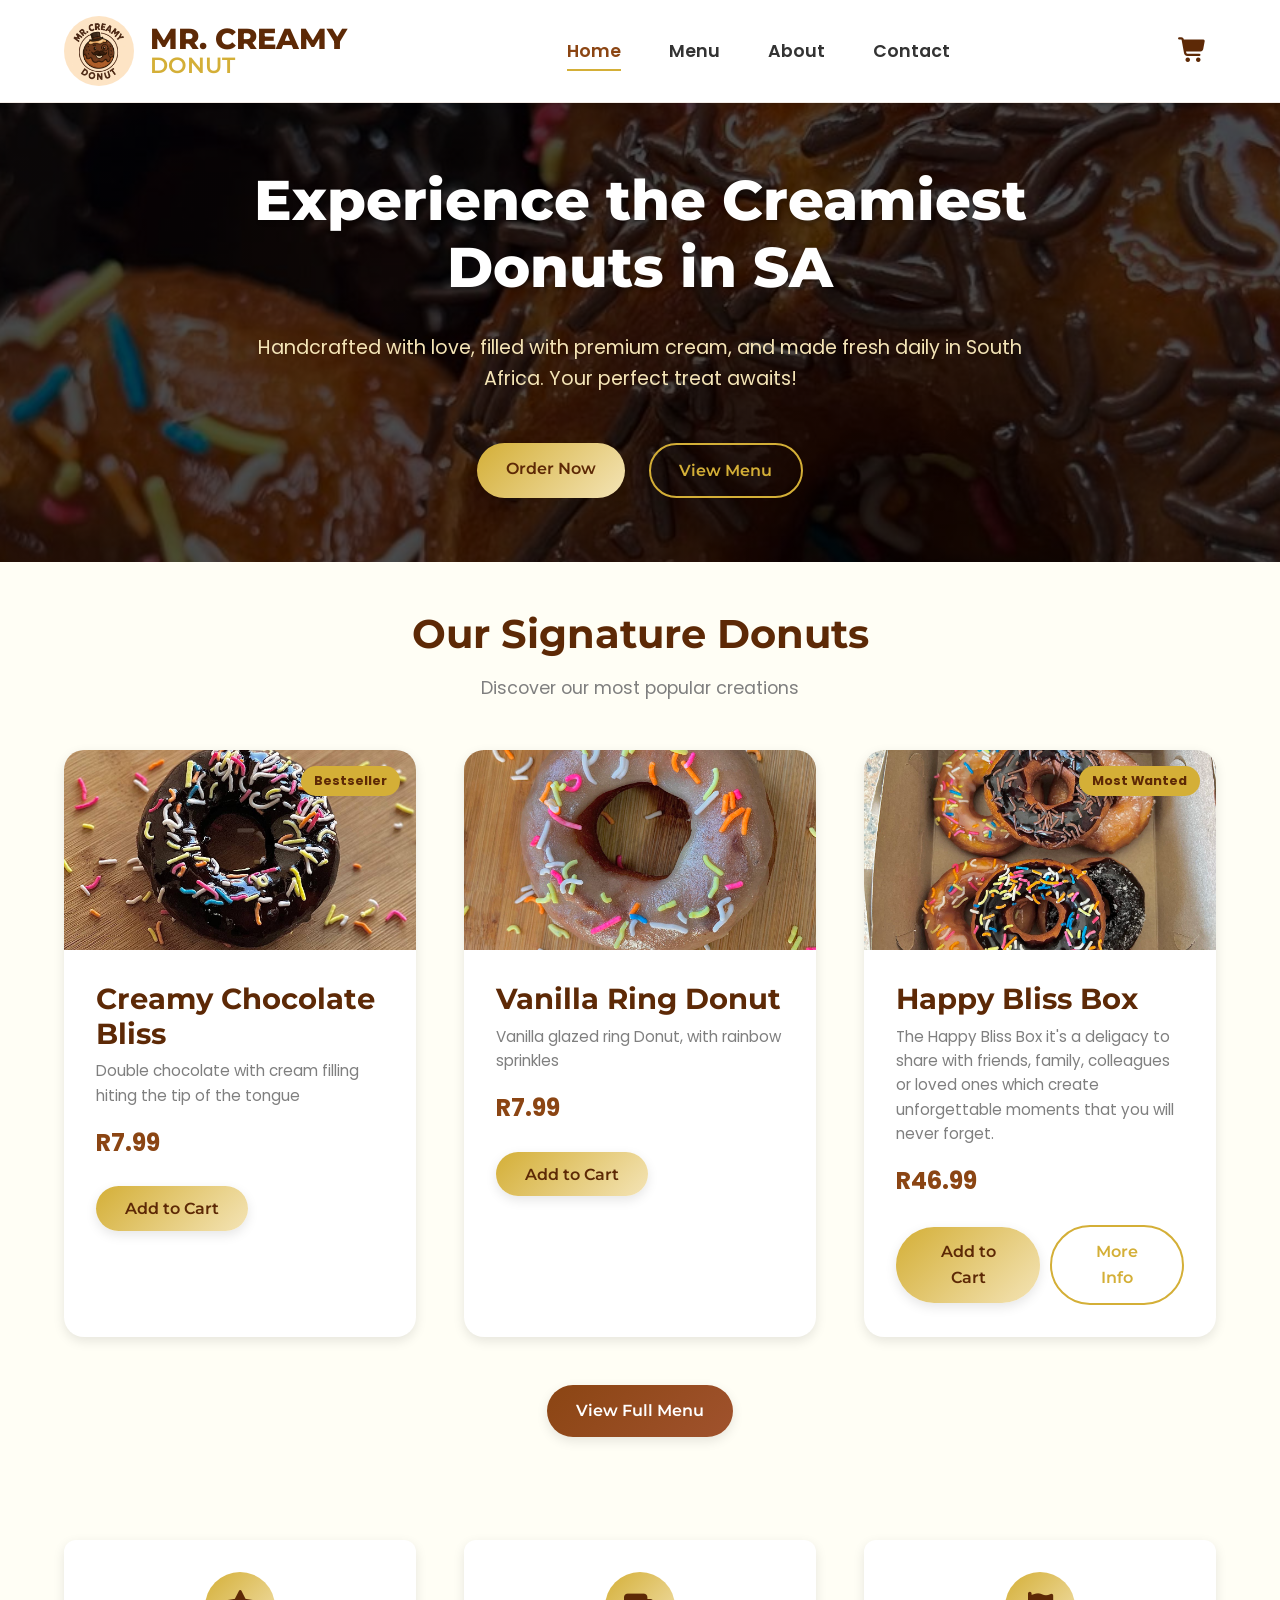
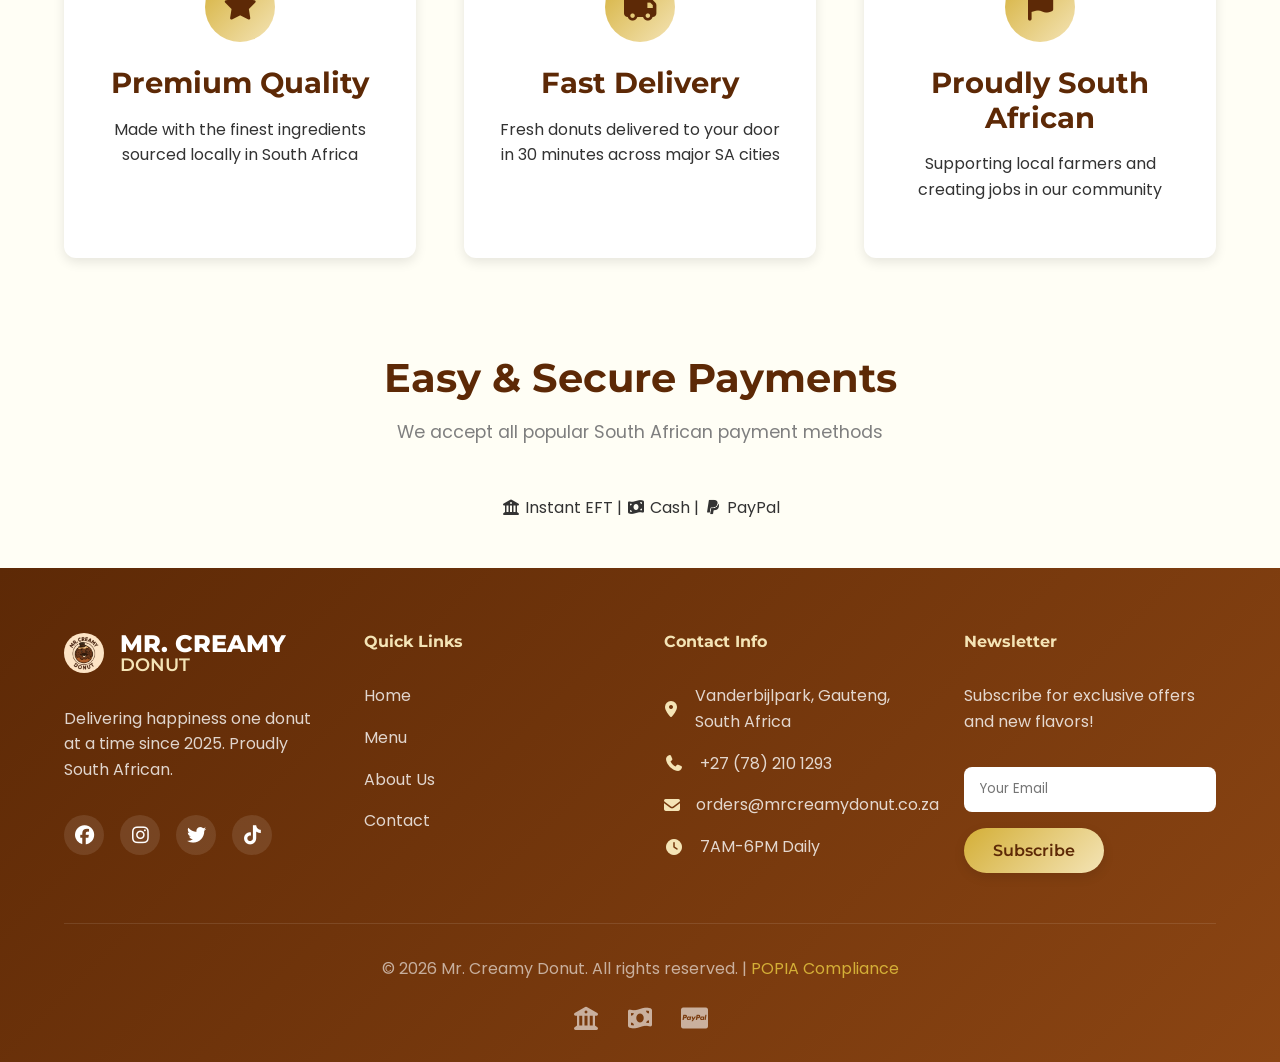
<file: index.html>
<!DOCTYPE html>
<html lang="en">
<head>
    <meta charset="UTF-8">
    <meta name="viewport" content="width=device-width, initial-scale=1.0">
    <title>Mr. Creamy Donut | Premium Artisanal Donuts</title>
    <link rel="stylesheet" href="css/all.min.css">
    <link rel="stylesheet" href="https://fonts.googleapis.com/css2?family=Poppins:wght@300;400;500;600;700&family=Montserrat:wght@700;800&display=swap">
    <link rel="stylesheet" href="css/style.css">
    <link rel="stylesheet" href="css/responsive.css">
    <link rel="icon" type="image/png" href="/mr-creamy-donut/images/mr-creamy-donut-logo.PNG" sizes="512x512">
</head>
<body>
    <!-- Header -->
    <header>
        <div class="container">
            <nav class="navbar">
                <a href="index.html" class="logo">
                    <div class="logo-img">
					<img src="images/mr-creamy-donut-logo.jpg" alt="Mr. Creamy Donut Logo">
                        <i class="fas fa-donut"></i>
                    </div>
                    <div class="logo-text">
                        MR. CREAMY
                        <span>DONUT</span>
                    </div>
                </a>
                
                <ul class="nav-links" id="navLinks">
                    <li><a href="index.html" class="active">Home</a></li>
                    <li><a href="menu.html">Menu</a></li>
                    <li><a href="about.html">About</a></li>
                    <li><a href="contact.html">Contact</a></li>
                </ul>
                
                <div class="header-actions">
                    <div class="cart-icon" id="cartIcon">
                        <i class="fas fa-shopping-cart"></i>
                        <span class="cart-count" id="cartCount">0</span>
                    </div>
                    <button class="mobile-menu-btn" id="mobileMenuBtn">
                        <i class="fas fa-bars"></i>
                    </button>
                </div>
            </nav>
        </div>
    </header>
 
    <!-- Cart Modal -->
    <div class="cart-modal" id="cartModal">
        <div class="cart-header">
            <h3><i class="fas fa-shopping-cart"></i> Your Cart</h3>
            <button id="closeCart" class="close-cart" type="button" title="Close Cart" aria-label="Close Cart">
				<i class="fas fa-times" aria-hidden="true"></i>
			</button>
        </div>
        <div class="cart-body" id="cartBody">
            <!-- Cart items will be loaded here -->
        </div>
        <div class="cart-footer">
            <div class="cart-total">
                <span>Total:</span>
                <span id="cartTotal">R 0.00</span>
            </div>
            <div class="cart-actions">
                <a href="checkout.html" class="btn btn-brown" id="checkoutBtn">Checkout</a>
                <button class="btn btn-outline" id="clearCartBtn">Clear Cart</button>
            </div>
        </div>
    </div>

    <!-- Hero Section -->
    <section class="hero">
        <div class="container">
            <div class="hero-content">
                <h1>Experience the Creamiest Donuts in SA</h1>
                <p>Handcrafted with love, filled with premium cream, and made fresh daily in South Africa. Your perfect treat awaits!</p>
                <div class="hero-buttons">
                    <a href="menu.html" class="btn btn-primary">Order Now</a>
                    <a href="#featured" class="btn btn-outline">View Menu</a>
                </div>
            </div>
        </div>
    </section>

    <!-- Featured Products -->
    <section id="featured" class="section">
        <div class="container">
            <div class="section-header">
                <h2>Our Signature Donuts</h2>
                <p>Discover our most popular creations</p>
            </div>
            <div class="products-grid">
                <div class="product-card">
                    <div class="product-badge">Bestseller</div>
                    <img src="images/creamy-chocolate-bliss.jpg" alt="Creamy Chocolate Bliss" class="product-img">
                    <div class="product-content">
                        <h3>Creamy Chocolate Bliss</h3>
                        <p class="product-desc">Double chocolate with cream filling hiting the tip of the tongue</p>
                        <div class="product-price">R7.99</div>
                        <button class="btn btn-primary add-to-cart" data-id="1">Add to Cart</button>
                    </div>
                </div>
                
                <div class="product-card">
                    <img src="images/vanilla-glazed-sprinkles.jpg" alt="Vanilla Rainbow Sprinkles" class="product-img">
                    <div class="product-content">
                        <h3>Vanilla Ring Donut</h3>
                        <p class="product-desc"> Vanilla glazed ring Donut, with rainbow sprinkles</p>
                        <div class="product-price">R7.99</div>
                        <button class="btn btn-primary add-to-cart" data-id="2">Add to Cart</button>
                    </div>
                </div>
                
                <div class="product-card">
					<div class="product-badge">Most Wanted</div>
                    <img src="images/happy-bliss-box.jpg" alt="Happy Bliss Box" class="product-img">
                    <div class="product-content">
                        <h3>Happy Bliss Box</h3>
                        <p class="product-desc">The Happy Bliss Box it's a deligacy to share with friends, family, colleagues or loved ones which create unforgettable moments that you will never forget.</p>
                        <div class="product-price">R46.99</div>
						<div class="button-group">
							<a class="btn btn-primary add-to-cart" data-id="4">Add to Cart</a> 
							<a class="btn btn-outline more-info-1"  href="happy-bliss-box-info.html"> More Info </a>
						</div>
                    </div>
                </div>
            </div>
            <div class="text-center">
                <a href="menu.html" class="btn btn-brown">View Full Menu</a>
            </div>
        </div>
    </section>

    <!-- Features Section -->
    <section class="features section">
        <div class="container">
            <div class="features-grid">
                <div class="feature-card">
                    <div class="feature-icon">
                        <i class="fas fa-star"></i>
                    </div>
                    <h3>Premium Quality</h3>
                    <p>Made with the finest ingredients sourced locally in South Africa</p>
                </div>
                <div class="feature-card">
                    <div class="feature-icon">
                        <i class="fas fa-truck"></i>
                    </div>
                    <h3>Fast Delivery</h3>
                    <p>Fresh donuts delivered to your door in 30 minutes across major SA cities</p>
                </div>
                <div class="feature-card">
                    <div class="feature-icon">
                        <i class="fas fa-flag"></i>
                    </div>
                    <h3>Proudly South African</h3>
                    <p>Supporting local farmers and creating jobs in our community</p>
                </div>
            </div>
        </div>
    </section>

    <!-- South African Payment Methods -->
    <section class="payment-methods-section section" style="background: var(--light-cream);">
        <div class="container">
            <div class="section-header">
                <h2>Easy & Secure Payments</h2>
                <p>We accept all popular South African payment methods</p>
            </div>
            <div class="payment-icons">
                <div class="payment-icon">
                    <i class="fas fa-university"></i>
                    <span>Instant EFT</span>
					<span>|</span>
                    <i class="fas fa-money-bill-wave"></i>
                    <span>Cash</span>
					<span>|</span>
                    <i class="fab fa-paypal"></i>
                    <span>PayPal</span>

                </div>
            </div>
        </div>
    </section>

    <!-- Footer -->
    <footer>
        <div class="container">
            <div class="footer-grid">
                <div class="footer-col">
                    <div class="footer-logo">
                        <div class="logo-img">
                            <img src="images/mr-creamy-donut-logo.jpg" alt="Mr. Creamy Donut Logo">
                        </div>
                        <div class="logo-text">
                            MR. CREAMY
                            <span>DONUT</span>
                        </div>
                    </div>
                    <p>Delivering happiness one donut at a time since 2025. Proudly South African.</p>
                    <div class="social-links">
                        <a href="#"><i class="fab fa-facebook"></i></a>
                        <a href="#"><i class="fab fa-instagram"></i></a>
                        <a href="#"><i class="fab fa-twitter"></i></a>
                        <a href="#"><i class="fab fa-tiktok"></i></a>
                    </div>
                </div>
                <div class="footer-col">
                    <h4>Quick Links</h4>
                    <ul>
                        <li><a href="index.html">Home</a></li>
                        <li><a href="menu.html">Menu</a></li>
                        <li><a href="about.html">About Us</a></li>
                        <li><a href="contact.html">Contact</a></li>
                    </ul>
                </div>
                <div class="footer-col">
                    <h4>Contact Info</h4>
                    <ul class="contact-info">
                        <li><i class="fas fa-map-marker-alt"></i> Vanderbijlpark, Gauteng, South Africa</li>
                        <li><i class="fas fa-phone"></i> +27 (78) 210 1293</li>
                        <li><i class="fas fa-envelope"></i> orders@mrcreamydonut.co.za</li>
                        <li><i class="fas fa-clock"></i> 7AM-6PM Daily</li>
                    </ul>
                </div>
                <div class="footer-col">
                    <h4>Newsletter</h4>
                    <p>Subscribe for exclusive offers and new flavors!</p>
                    <form class="newsletter-form">
                        <input type="email" placeholder="Your Email" required>
                        <button type="submit" class="btn btn-primary">Subscribe</button>
                    </form>
                </div>
            </div>
            <div class="footer-bottom">
                <p>&copy; 2026 Mr. Creamy Donut. All rights reserved. | <a href="#" style="color: var(--gold);">POPIA Compliance</a></p>
                <div class="payment-methods">
                    <i class="fas fa-university"></i>
                    <i class="fas fa-money-bill-wave"></i>
                    <i class="fab fa-cc-paypal"></i>
                </div>
            </div>
        </div>
    </footer>

    <!-- Notification -->
    <div id="notification" class="notification"></div>

    <!-- Scripts -->
    <script src="js/main.js"></script>
    <script src="js/cart.js"></script>
    <script>
        // Initialize cart on page load
        document.addEventListener('DOMContentLoaded', function() {
            
            // Newsletter form
            const newsletterForm = document.querySelector('.newsletter-form');
            if (newsletterForm) {
                newsletterForm.addEventListener('submit', function(e) {
                    e.preventDefault();
                    const email = this.querySelector('input[type="email"]').value;
                    showNotification('Thank you for subscribing!', 'success');
                    this.reset();
                });
            }
        });
        
        function showNotification(message, type) {
            const notification = document.getElementById('notification');
            notification.textContent = message;
            notification.className = 'notification ' + type;
            notification.style.display = 'block';
            
            setTimeout(() => {
                notification.style.display = 'none';
            }, 3000);
        }
    </script>
</body>
</html>
</file>
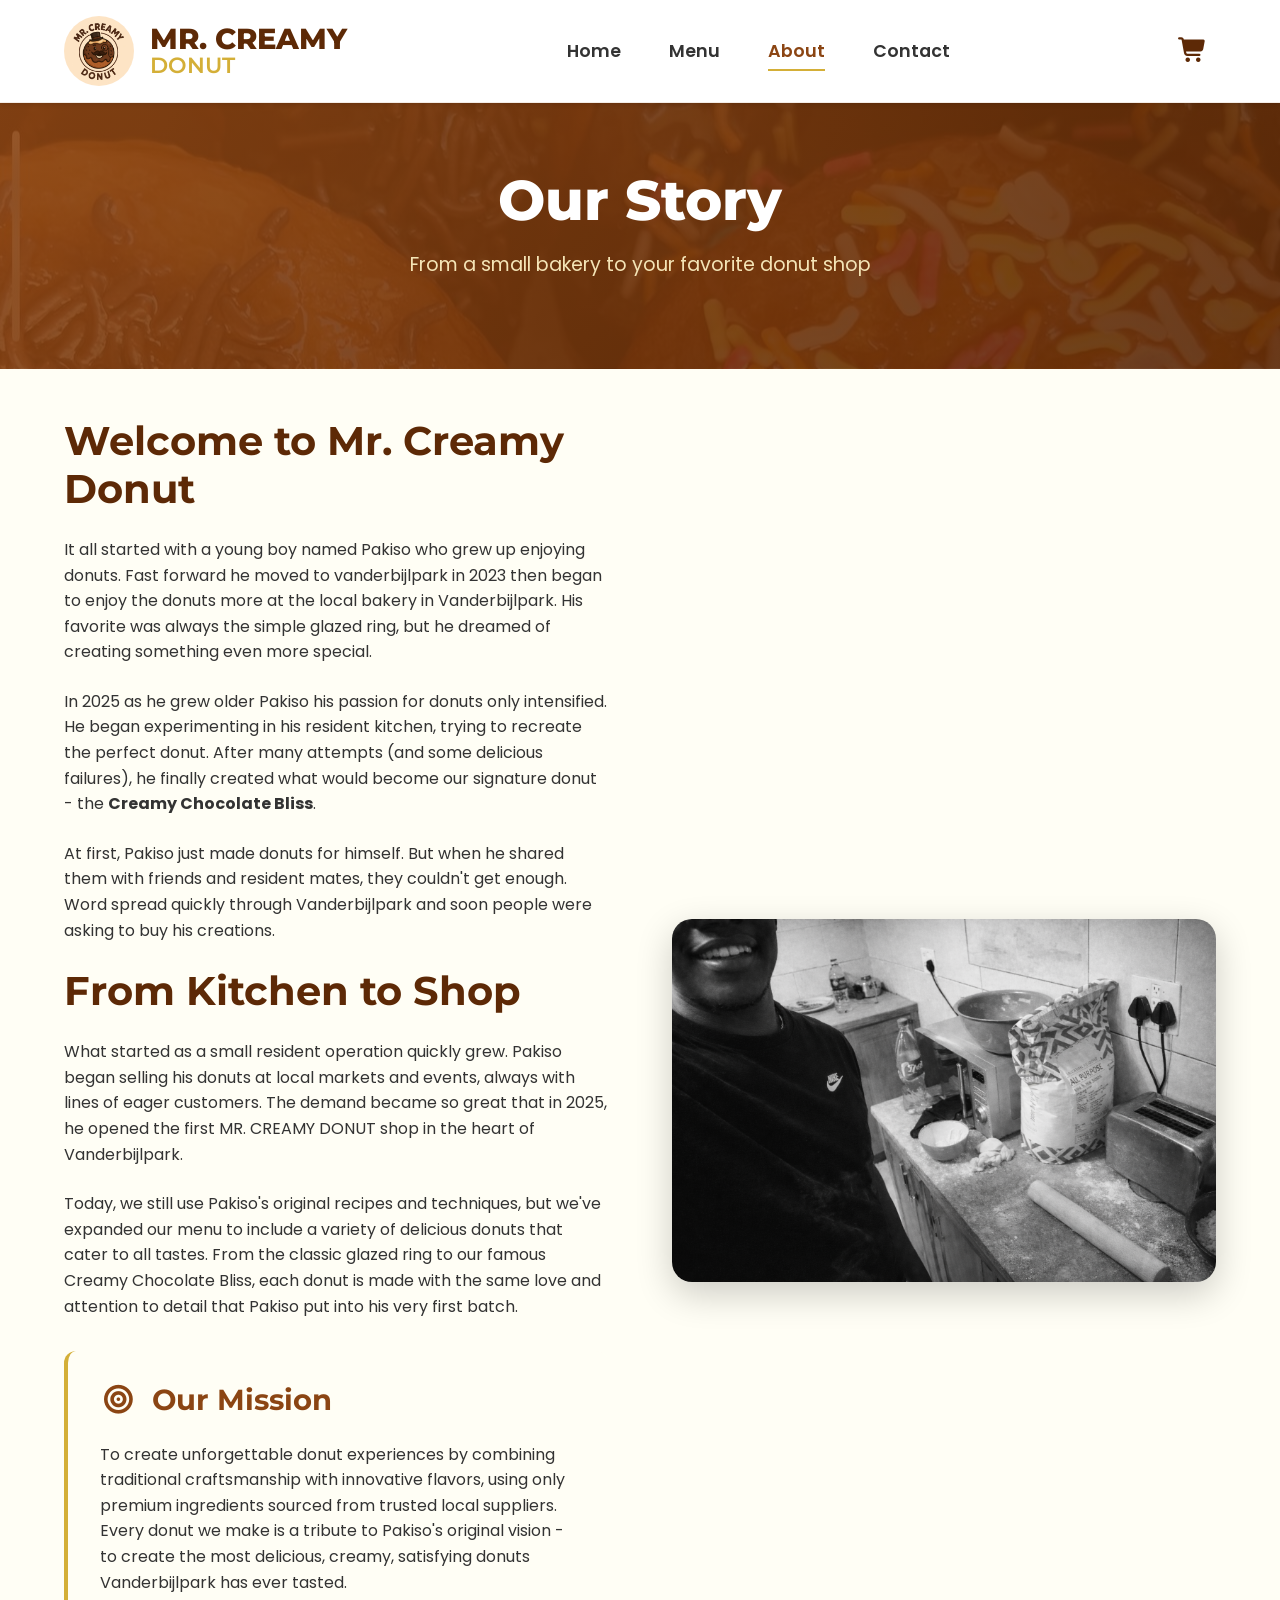
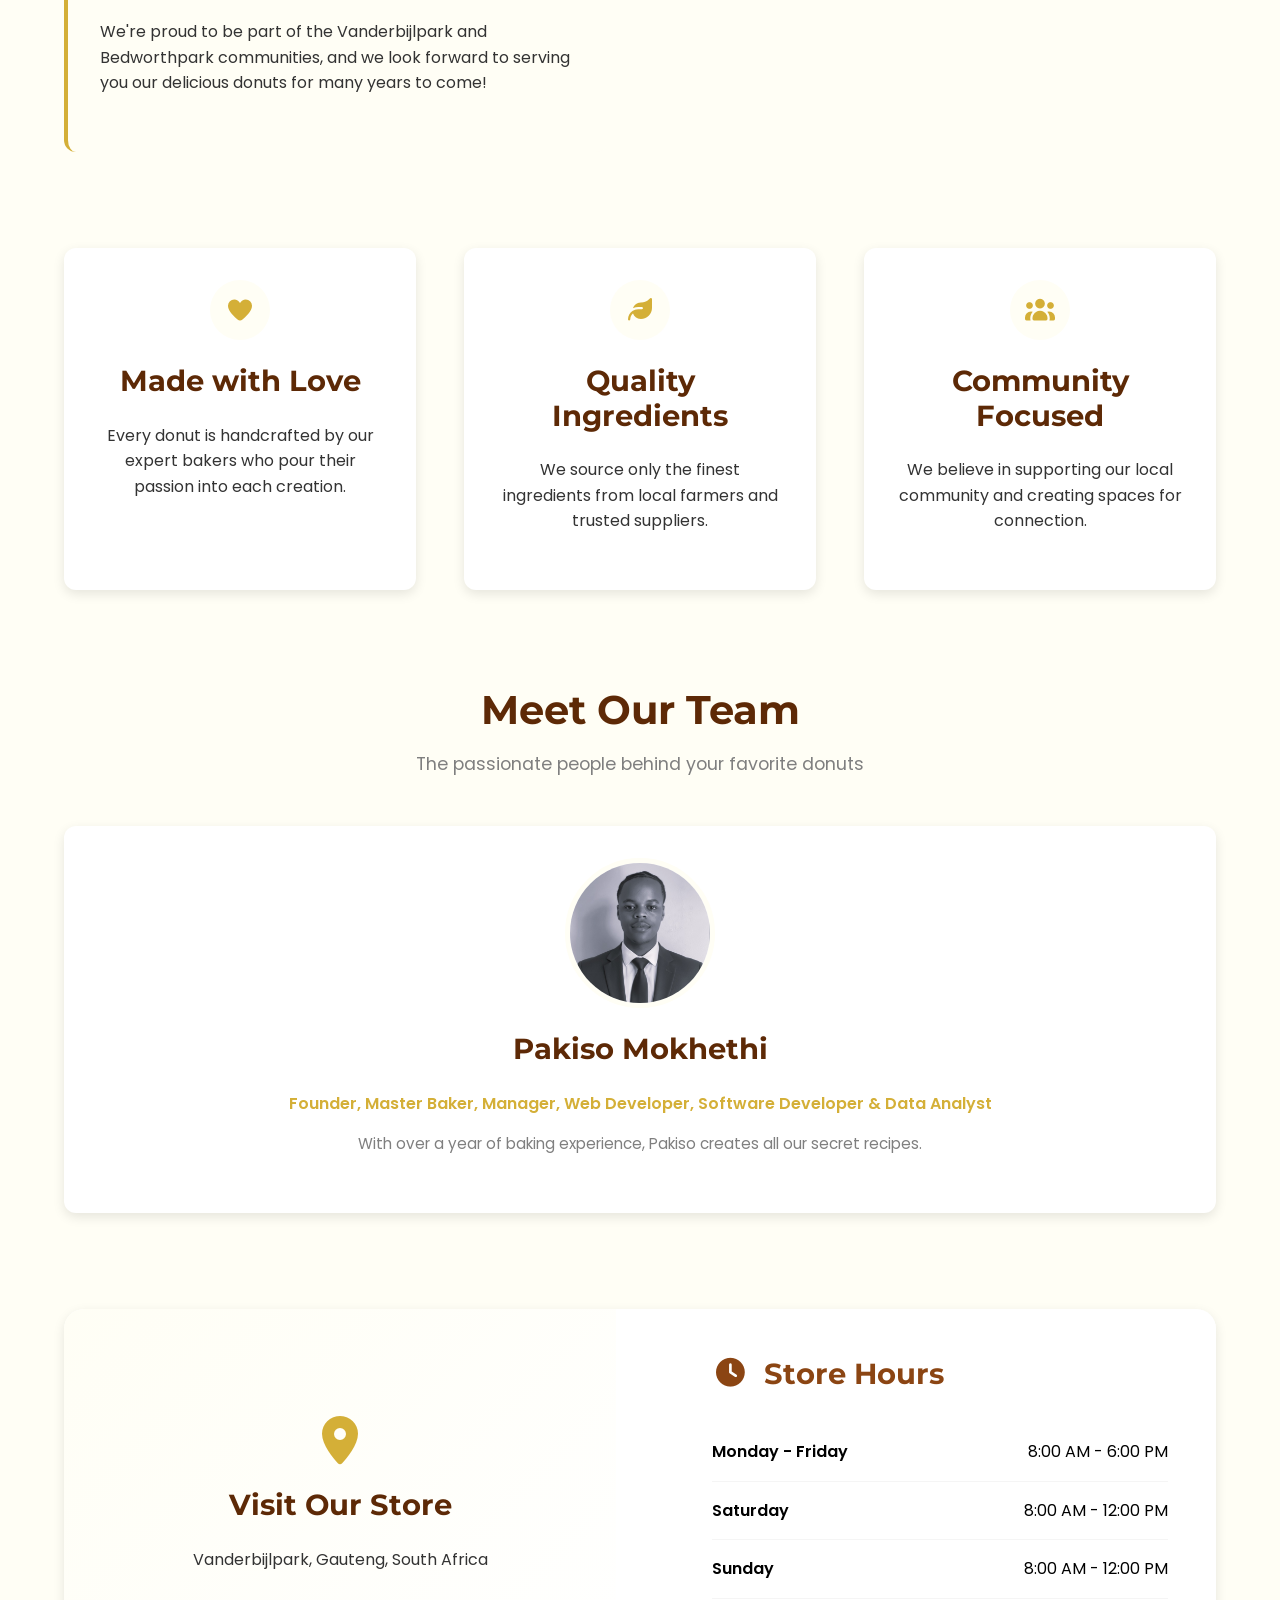
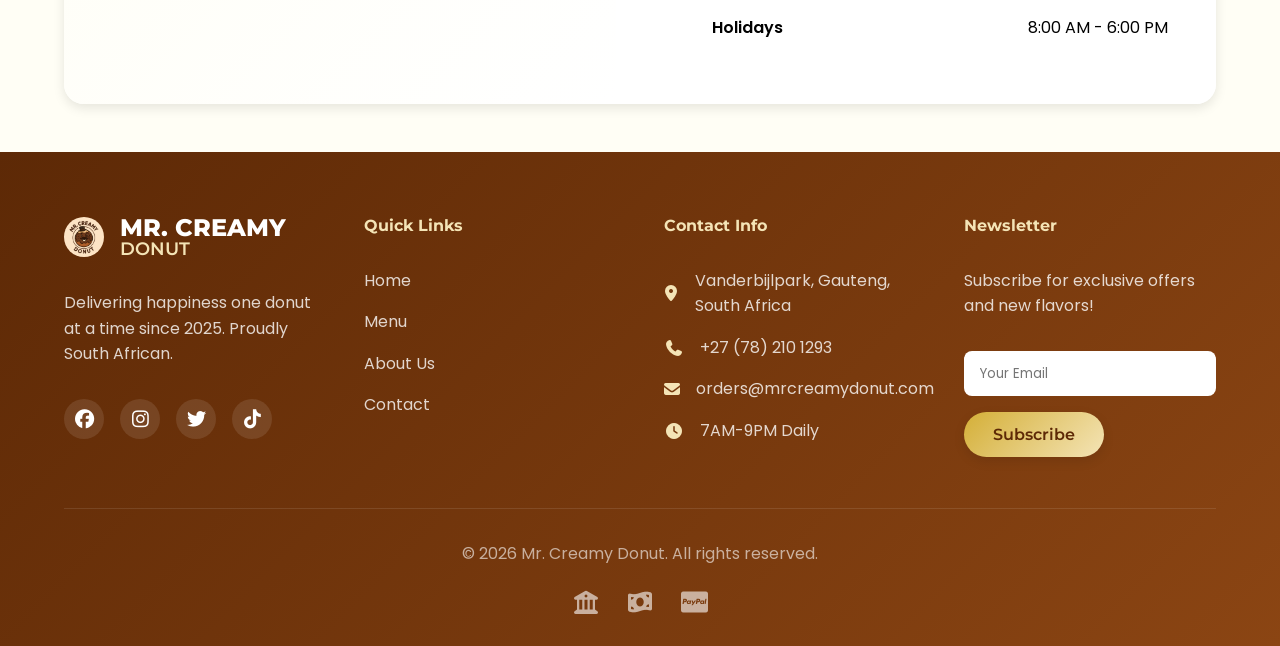
<file: about.html>
<!DOCTYPE html>
<html lang="en">
<head>
    <meta charset="UTF-8">
    <meta name="viewport" content="width=device-width, initial-scale=1.0">
    <title>About Us | Mr. Creamy Donut</title>
    <link rel="stylesheet" href="css/all.min.css">
    <link rel="stylesheet" href="https://fonts.googleapis.com/css2?family=Poppins:wght@300;400;500;600;700&family=Montserrat:wght@700;800&display=swap">
    <link rel="stylesheet" href="css/style.css">
    <link rel="stylesheet" href="css/responsive.css">
    <link rel="icon" type="image/png" href="/mr-creamy-donut/images/mr-creamy-donut-logo.PNG" sizes="512x512">
</head>
<body>
    <!-- Header -->
    <header>
        <div class="container">
            <nav class="navbar">
                <a href="index.html" class="logo">
                    <div class="logo-img">
                        <img src="images/mr-creamy-donut-logo.jpg" alt="Mr. Creamy Donut Logo">
                        <i class="fas fa-donut"></i>
                    </div>
                    <div class="logo-text">
                        MR. CREAMY
                        <span>DONUT</span>
                    </div>
                </a>
                
                <ul class="nav-links" id="navLinks">
                    <li><a href="index.html">Home</a></li>
                    <li><a href="menu.html">Menu</a></li>
                    <li><a href="about.html" class="active">About</a></li>
                    <li><a href="contact.html">Contact</a></li>
                </ul>
                
                <div class="header-actions">
                    <div class="cart-icon" id="cartIcon">
                        <i class="fas fa-shopping-cart"></i>
                        <span class="cart-count" id="cartCount">0</span>
                    </div>
                    <button class="mobile-menu-btn" id="mobileMenuBtn">
                        <i class="fas fa-bars"></i>
                    </button>
                </div>
            </nav>
        </div>
    </header>

    <!-- Cart Modal -->
    <div class="cart-modal" id="cartModal">
        <div class="cart-header">
            <h3><i class="fas fa-shopping-cart"></i> Your Cart</h3>
            <button class="close-cart" id="closeCart">
                <i class="fas fa-times"></i>
            </button>
        </div>
        <div class="cart-body" id="cartBody">
            <!-- Cart items will be loaded here -->
        </div>
        <div class="cart-footer">
            <div class="cart-total">
                <span>Total:</span>
                <span id="cartTotal">R0.00</span>
            </div>
            <div class="cart-actions">
                <a href="checkout.html" class="btn btn-brown" id="checkoutBtn">Checkout</a>
                <button class="btn btn-outline" id="clearCartBtn">Clear Cart</button>
            </div>
        </div>
    </div>

    <!-- About Hero -->
    <section class="page-hero">
        <div class="container">
            <h1>Our Story</h1>
            <p>From a small bakery to your favorite donut shop</p>
        </div>
    </section>

    <!-- About Content -->
    <section class="about-content section">
        <div class="container">
            <div class="about-grid">
                <div class="about-text">
                    <h2>Welcome to Mr. Creamy Donut</h2>
                    <p>It all started with a young boy named Pakiso who grew up enjoying donuts. Fast forward he moved to vanderbijlpark in 2023 then began to enjoy the donuts more at the local bakery in Vanderbijlpark. 
                        His favorite was always the simple glazed ring, but he dreamed of creating something even more special.</p>
                    
                    <p>In 2025 as he grew older Pakiso his passion for donuts only intensified. He began experimenting in his resident kitchen, 
                        trying to recreate the perfect donut. After many attempts (and some delicious failures), he finally created 
                        what would become our signature donut - the <strong>Creamy Chocolate Bliss</strong>.</p>
                    <p>
                        At first, Pakiso just made donuts for himself. But when he shared them with friends and resident mates, 
                        they couldn't get enough. Word spread quickly through Vanderbijlpark and soon people were asking to buy 
                        his creations.
                    </p>
                    <h2>From Kitchen to Shop</h2>
                    <p>
                        What started as a small resident operation quickly grew. Pakiso began selling his donuts at local markets 
                        and events, always with lines of eager customers. The demand became so great that in 2025, he opened 
                        the first MR. CREAMY DONUT shop in the heart of Vanderbijlpark.
                    </p>
                    <p>
                        Today, we still use Pakiso's original recipes and techniques, but we've expanded our menu to include 
                        a variety of delicious donuts that cater to all tastes. From the classic glazed ring to our famous 
                        Creamy Chocolate Bliss, each donut is made with the same love and attention to detail that Pakiso 
                        put into his very first batch.
                    </p>
                    <div class="mission-statement">
                        <h3><i class="fas fa-bullseye"></i> Our Mission</h3>
                        <p>To create unforgettable donut experiences by combining traditional craftsmanship with innovative flavors, using only premium ingredients sourced from trusted local suppliers. Every donut we make is a tribute to Pakiso's original vision - to create 
                        the most delicious, creamy, satisfying donuts Vanderbijlpark has ever tasted.
                    </p>
                    <p>
                        We're proud to be part of the Vanderbijlpark and Bedworthpark communities, and we look forward to 
                        serving you our delicious donuts for many years to come!
					</p>
                    </div>
                </div>
                
                <div class="about-image">
                    <img src="images/about-image.png">
                </div>
            </div>
            
            <div class="values-grid">
                <div class="value-card">
                    <div class="value-icon">
                        <i class="fas fa-heart"></i>
                    </div>
                    <h3>Made with Love</h3>
                    <p>Every donut is handcrafted by our expert bakers who pour their passion into each creation.</p>
                </div>
                
                <div class="value-card">
                    <div class="value-icon">
                        <i class="fas fa-leaf"></i>
                    </div>
                    <h3>Quality Ingredients</h3>
                    <p>We source only the finest ingredients from local farmers and trusted suppliers.</p>
                </div>
                
                <div class="value-card">
                    <div class="value-icon">
                        <i class="fas fa-users"></i>
                    </div>
                    <h3>Community Focused</h3>
                    <p>We believe in supporting our local community and creating spaces for connection.</p>
                </div>
            </div>
        </div>
    </section>

    <!-- Team Section -->
    <section class="team-section section">
        <div class="container">
            <div class="section-header">
                <h2>Meet Our Team</h2>
                <p>The passionate people behind your favorite donuts</p>
            </div>
            
            <div class="team-grid">
                <div class="team-member">
                    <div class="member-image">
                        <img src="images/pakiso-mokhethi-founder.jpeg" alt="Pakiso Mokhethi">
                    </div>
                    <h3>Pakiso Mokhethi</h3>
                    <p class="member-role">Founder, Master Baker, Manager, Web Developer, Software Developer & Data Analyst</p>
                    <p class="member-desc">With over a year of baking experience, Pakiso creates all our secret recipes.</p>
                </div>
            </div>
        </div>
    </section>

    <!-- Store Info -->
    <section class="store-info section">
        <div class="container">
            <div class="store-grid">
                <div class="store-map">
                    <div class="map-placeholder">
                        <i class="fas fa-map-marker-alt"></i>
                        <h3>Visit Our Store</h3>
                        <p>Vanderbijlpark, Gauteng, South Africa</p>
                    </div>
                </div>
                
                <div class="store-hours">
                    <h3><i class="fas fa-clock"></i> Store Hours</h3>
                    <ul class="hours-list">
                        <li>
                            <span>Monday - Friday</span>
                            <span>8:00 AM - 6:00 PM</span>
                        </li>
                        <li>
                            <span>Saturday</span>
                            <span>8:00 AM - 12:00 PM</span>
                        </li>
                        <li>
                            <span>Sunday</span>
                            <span>8:00 AM - 12:00 PM</span>
                        </li>
                        <li>
                            <span>Holidays</span>
                            <span>8:00 AM - 6:00 PM</span>
                        </li>
                    </ul>
                </div>
            </div>
        </div>
    </section>

    <!-- Footer -->
    <footer>
        <div class="container">
            <div class="footer-grid">
                <div class="footer-col">
                    <div class="footer-logo">
                        <div class="logo-img">
                            <img src="images/mr-creamy-donut-logo.jpg" alt="Mr. Creamy Donut Logo">
                        </div>
                        <div class="logo-text">
                            MR. CREAMY
                            <span>DONUT</span>
                        </div>
                    </div>
                    <p>Delivering happiness one donut at a time since 2025. Proudly South African.</p>
                    <div class="social-links">
                        <a href="#"><i class="fab fa-facebook"></i></a>
                        <a href="#"><i class="fab fa-instagram"></i></a>
                        <a href="#"><i class="fab fa-twitter"></i></a>
                        <a href="#"><i class="fab fa-tiktok"></i></a>
                    </div>
                </div>
                <div class="footer-col">
                    <h4>Quick Links</h4>
                    <ul>
                        <li><a href="index.html">Home</a></li>
                        <li><a href="menu.html">Menu</a></li>
                        <li><a href="about.html">About Us</a></li>
                        <li><a href="contact.html">Contact</a></li>
                    </ul>
                </div>
                <div class="footer-col">
                    <h4>Contact Info</h4>
                    <ul class="contact-info">
                        <li><i class="fas fa-map-marker-alt"></i> Vanderbijlpark, Gauteng, South Africa</li>
                        <li><i class="fas fa-phone"></i> +27 (78) 210 1293</li>
                        <li><i class="fas fa-envelope"></i> orders@mrcreamydonut.com</li>
                        <li><i class="fas fa-clock"></i> 7AM-9PM Daily</li>
                    </ul>
                </div>
                <div class="footer-col">
                    <h4>Newsletter</h4>
                    <p>Subscribe for exclusive offers and new flavors!</p>
                    <form class="newsletter-form">
                        <input type="email" placeholder="Your Email" required>
                        <button type="submit" class="btn btn-primary">Subscribe</button>
                    </form>
                </div>
            </div>
            <div class="footer-bottom">
                <p>&copy; 2026 Mr. Creamy Donut. All rights reserved.</p>
                <div class="payment-methods">
                    <i class="fas fa-university"></i>
                    <i class="fas fa-money-bill-wave"></i>
                    <i class="fab fa-cc-paypal"></i>
                </div>
            </div>
        </div>
    </footer>

    <!-- Scripts -->
    <script src="js/main.js"></script>
    <script src="js/cart.js"></script>
</body>
</html>
</file>
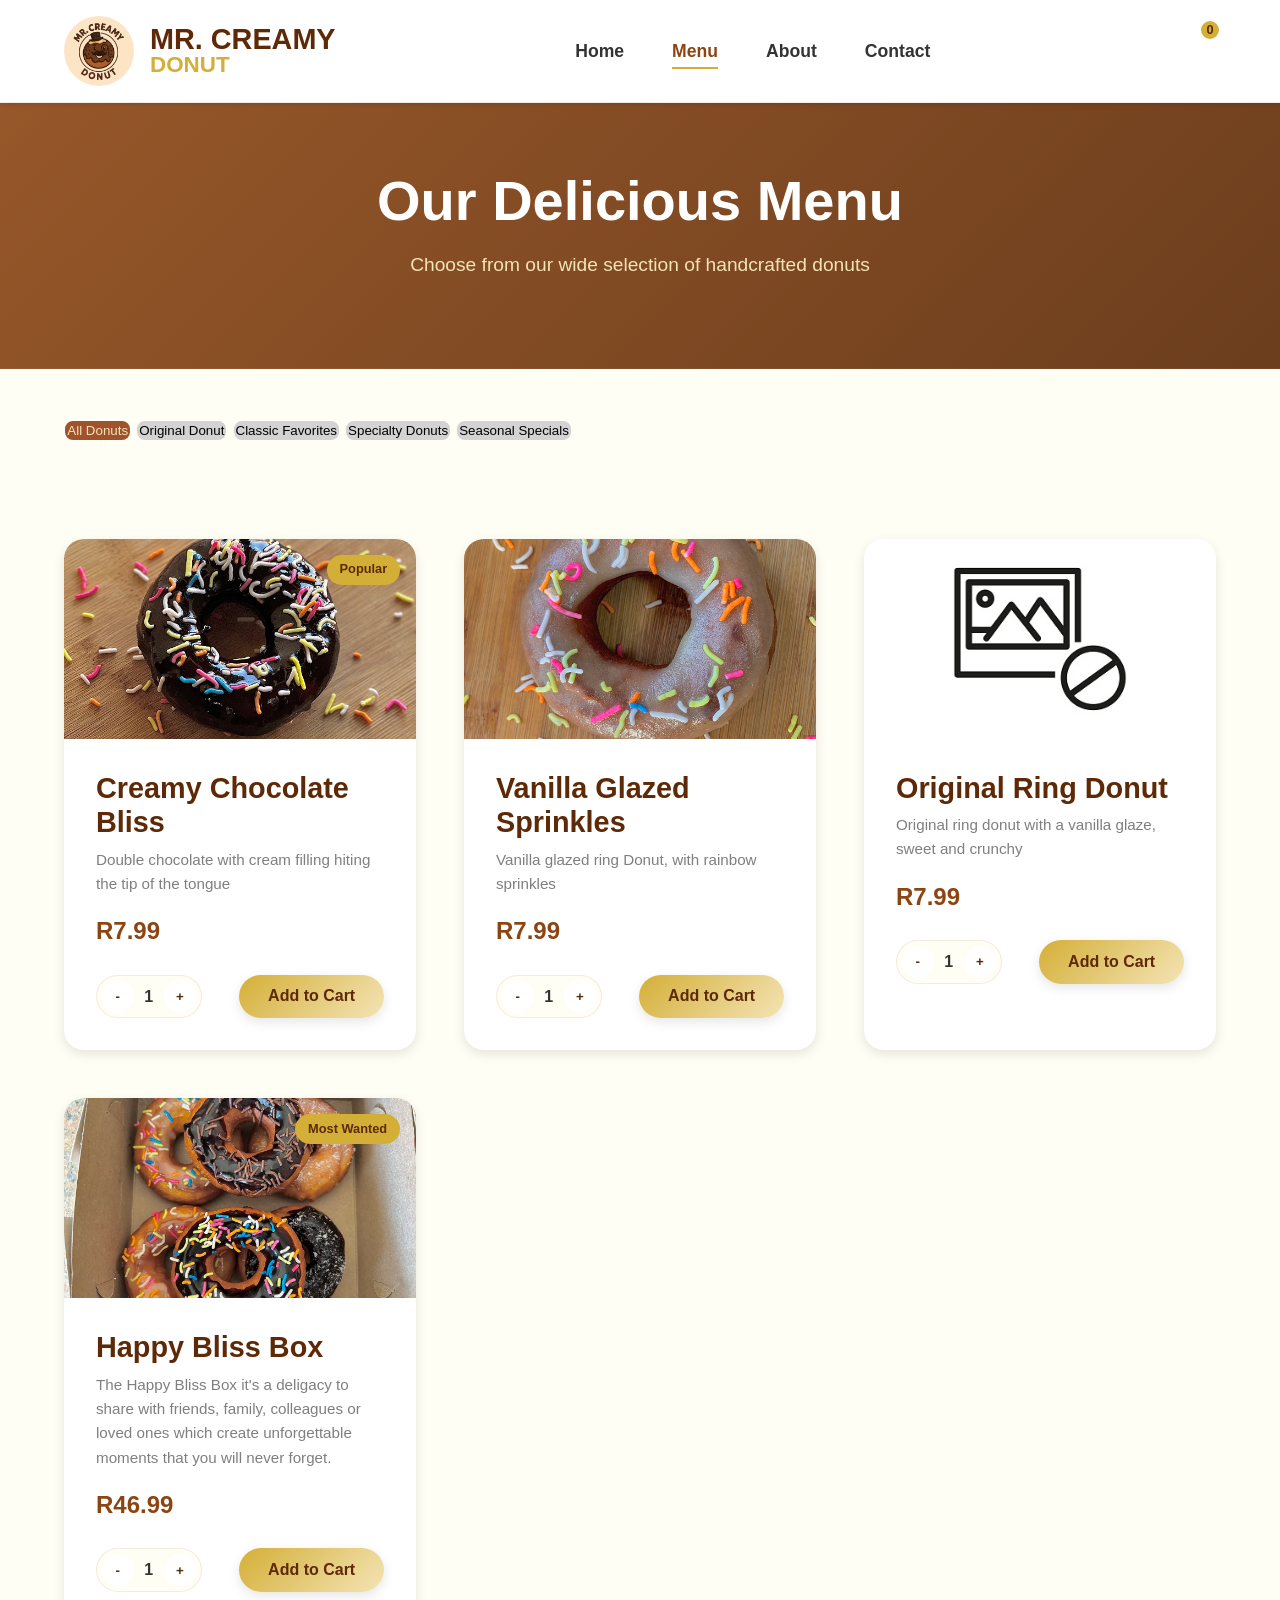
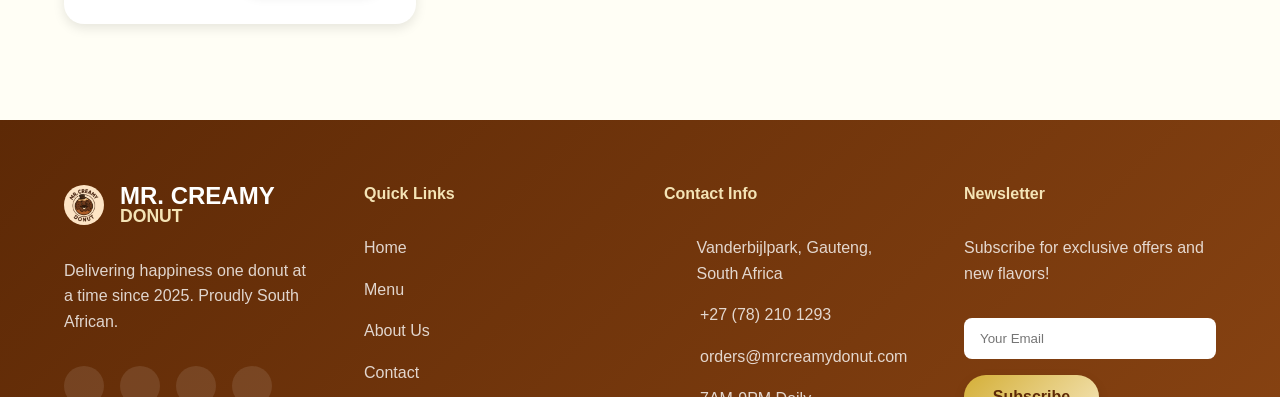
<file: checkout.html>
<!DOCTYPE html>
<html lang="en">
<head>
    <meta charset="UTF-8">
    <meta name="viewport" content="width=device-width, initial-scale=1.0">
    <title>Checkout | Mr. Creamy Donut</title>
    <link rel="stylesheet" href="css/all.min.css">
    <link rel="stylesheet" href="https://fonts.googleapis.com/css2?family=Poppins:wght@300;400;500;600;700&family=Montserrat:wght@700;800&display=swap">
    <link rel="stylesheet" href="css/style.css">
    <link rel="stylesheet" href="css/responsive.css">
    <link rel="icon" type="image/png" href="/mr-creamy-donut/images/mr-creamy-donut-logo.PNG" sizes="512x512">
</head>
<body>
    <!-- Header -->
    <header>
        <div class="container">
            <nav class="navbar">
                <a href="index.html" class="logo">
                    <div class="logo-img">
                        <img src="images/mr-creamy-donut-logo.jpg" alt="Mr. Creamy Donut Logo">
                        <i class="fas fa-donut"></i>
                    </div>
                    <div class="logo-text">
                        MR. CREAMY
                        <span>DONUT</span>
                    </div>
                </a>
                
                <ul class="nav-links" id="navLinks">
                    <li><a href="index.html">Home</a></li>
                    <li><a href="menu.html">Menu</a></li>
                    <li><a href="about.html">About</a></li>
                    <li><a href="contact.html">Contact</a></li>
                </ul>
                
                <div class="header-actions">
                    <div class="cart-icon" id="cartIcon">
                        <i class="fas fa-shopping-cart"></i>
                        <span class="cart-count" id="cartCount">0</span>
                    </div>
                    <button class="mobile-menu-btn" id="mobileMenuBtn">
                        <i class="fas fa-bars"></i>
                    </button>
                </div>
            </nav>
        </div>
    </header>

    <!-- Cart Modal -->
    <div class="cart-modal" id="cartModal">
        <div class="cart-header">
            <h3><i class="fas fa-shopping-cart"></i> Your Cart</h3>
            <button class="close-cart" id="closeCart">
                <i class="fas fa-times"></i>
            </button>
        </div>
        <div class="cart-body" id="cartBody">
            <!-- Cart items will be loaded here -->
        </div>
        <div class="cart-footer">
            <div class="cart-total">
                <span>Total:</span>
                <span id="cartTotal">R0.00</span>
            </div>
            <div class="cart-actions">
                <button class="btn btn-brown" onclick="window.location.href='checkout.html'">Checkout</button>
                <button class="btn btn-outline" id="clearCartBtn">Clear Cart</button>
            </div>
        </div>
    </div>

    <!-- Checkout Progress -->
    <section class="checkout-progress">
        <div class="container">
            <div class="step-indicator" id="stepIndicator">
                <div class="step-marker active" data-step="1">
                    <div class="step-circle">1</div>
                    <div class="step-label">Information</div>
                </div>
                <div class="step-marker" data-step="2">
                    <div class="step-circle">2</div>
                    <div class="step-label">Confirm</div>
                </div>
                <div class="step-marker" data-step="3">
                    <div class="step-circle">3</div>
                    <div class="step-label">Payment</div>
                </div>
                <div class="step-marker" data-step="4">
                    <div class="step-circle">4</div>
                    <div class="step-label">Complete</div>
                </div>
            </div>
        </div>
    </section>

    <!-- Checkout Content -->
    <section class="checkout-section section">
        <div class="container">
            <div class="checkout-grid">
                <div class="checkout-form">
                    <!-- Step 1: Information -->
                    <div id="step1" class="step-content active">
                        <h2>Shipping Information</h2>
                        <form id="shippingForm">
                            <div class="form-row">
                                <div class="form-group">
                                    <label for="firstName">First Name *</label>
                                    <input type="text" id="firstName" name="firstName" required>
                                </div>
                                <div class="form-group">
                                    <label for="lastName">Last Name *</label>
                                    <input type="text" id="lastName" name="lastName" required>
                                </div>
                            </div>
                            
                            <div class="form-group">
                                <label for="email">Email Address *</label>
                                <input type="email" id="email" name="email" required>
                            </div>
                            
                            <div class="form-group">
                                <label for="phone">Phone Number *</label>
                                <input type="tel" id="phone" name="phone" required>
                            </div>
                            
                            <div class="form-group">
                                <label for="address">Street Address *</label>
                                <input type="text" id="address" name="address" required>
                            </div>
                            
                            <div class="form-row">
                                <div class="form-group">
                                    <label for="city">City *</label>
                                    <input type="text" id="city" name="city" required>
                                </div>
                                <div class="form-group">
                                    <label for="province">Province *</label>
                                    <select id="province" name="province" required>
                                        <option value="">Select Province</option>
                                        <option value="GP">Gauteng</option>
                                        <option value="WC">Western Cape</option>
                                        <option value="KZN">KwaZulu-Natal</option>
                                    </select>
                                </div>
                            </div>
                            
                            <div class="form-row">
                                <div class="form-group">
                                    <label for="zipCode">Postal Code *</label>
                                    <input type="text" id="zipCode" name="zipCode" required>
                                </div>
                                <div class="form-group">
                                    <label for="country">Location *</label>
                                    <select id="country" name="country" required>
                                        <option value="">Select Location</option>
                                        <option value="Vaal">Vanderbijlpark</option>
                                        <option value="Vereeniging">Vereeniging</option>
                                        <option value="Bedworth">Bedworth Park</option>
                                        <option value="Kollege Park">Kollege Park</option>
                                    </select>
                                </div>
                            </div>
                            
                            <div class="form-group">
                                <label for="deliveryOption">Delivery Option *</label>
                                <select id="deliveryOption" name="deliveryOption" required>
                                    <option value="standard">Standard Delivery (3h 15min) - R36.00</option>
                                    <option value="express">Express Delivery (1h 45min) - R56.00</option>
                                    <option value="pickup">Store Pickup - Free</option>
                                </select>
                            </div>
                            
                            <div class="form-group">
                                <label for="specialInstructions">Special Instructions (Optional)</label>
                                <textarea id="specialInstructions" name="specialInstructions" rows="3" placeholder="Any special delivery instructions?"></textarea>
                            </div>
                        </form>
                        
                        <div class="checkout-navigation">
                            <a href="menu.html" class="btn btn-outline">
                                <i class="fas fa-arrow-left"></i> Back to Menu
                            </a>
                            <button class="btn btn-brown" onclick="checkout.next()">
                                Continue to Confirmation <i class="fas fa-arrow-right"></i>
                            </button>
                        </div>
                    </div>
                    
                    <!-- Step 2: Confirmation -->
                    <div id="step2" class="step-content">
                        <h2>Confirm Your Details</h2>
                        <p style="color: #666; margin-bottom: 20px;"><i class="fas fa-info-circle"></i> Please review your information before proceeding to payment.</p>
                        
                        <div class="confirmation-card">
                            <h3 style="color: #8B4513; margin-bottom: 15px;"><i class="fa-solid fa-receipt"></i> Order Summary</h3>
                            
                            <div class="confirmation-row">
                                <span class="confirmation-label">Contact:</span>
                                <span class="confirmation-value" id="confirmContact"></span>
                            </div>
                            
                            <div class="confirmation-row">
                                <span class="confirmation-label">Shipping to:</span>
                                <span class="confirmation-value" id="confirmAddress"></span>
                            </div>
                            
                            <div class="confirmation-row">
                                <span class="confirmation-label">Delivery:</span>
                                <span class="confirmation-value" id="confirmDelivery"></span>
                            </div>
                            
                            <div class="confirmation-row">
                                <span class="confirmation-label">Items:</span>
                                <span class="confirmation-value" id="confirmItems"></span>
                            </div>
                            
                            <div class="confirmation-row">
                                <span class="confirmation-label">Subtotal:</span>
                                <span class="confirmation-value" id="confirmSubtotal"></span>
                            </div>
                            
                            <div class="confirmation-row">
                                <span class="confirmation-label">Delivery:</span>
                                <span class="confirmation-value" id="confirmDeliveryFee"></span>
                            </div>
                            
                            <div class="confirmation-row" style="font-weight: bold; color: #8B4513; border-bottom: none;">
                                <span class="confirmation-label">Total:</span>
                                <span class="confirmation-value" id="confirmTotal"></span>
                            </div>
                        </div>
                        
                        <div class="checkout-navigation">
                            <button class="btn btn-outline" onclick="checkout.previous()">
                                <i class="fas fa-arrow-left"></i> Back to Information
                            </button>
                            <button class="btn btn-brown" onclick="checkout.next()">
                                Continue to Payment <i class="fas fa-arrow-right"></i>
                            </button>
                        </div>
                    </div>
                    
                    <!-- Step 3: Payment -->
                    <div id="step3" class="step-content">
                        <h2>Payment Method</h2>
                        
                        <div class="payment-options">
                            <div class="payment-option selected" onclick="checkout.selectPayment('eft')">
                                <input type="radio" name="payment" id="paymentEft" value="eft" checked>
                                <label for="paymentEft">🏦 EFT / Bank Transfer</label>
                                <div class="payment-description">Pay directly from your bank account</div>
                            </div>
                            
                            <div class="payment-option" onclick="checkout.selectPayment('cash')">
                                <input type="radio" name="payment" id="paymentCash" value="cash">
                                <label for="paymentCash">💰 Cash</label>
                                <div class="payment-description">Pay with cash when you receive your order</div>
                            </div>

                            <!-- NEW PAYPAL OPTION -->
                             <div class="payment-option" onclick="checkout.selectPayment('paypal')">
                                <input type="radio" name="payment" id="paymentPaypal" value="paypal">
                                <label for="paymentPaypal">💳 PayPal</label>
                                <div class="payment-description">Pay securely with your PayPal account</div>
                             </div>
                        </div>

                        
                        <!-- EFT Bank Details -->
                        <div id="eftDetails" class="bank-details">
                            <h4><i class="fas fa-university"></i> Mr. Creamy Donut Bank Details</h4>
                            <p><strong>Bank:</strong> <span class="detail-value"> Capitec Bank</span></p>
                            <p><strong>Account Holder:</strong> <span class="detail-value"> Mr. Creamy Donut (Pty) Ltd</span></p>
                            <p><strong>Account Number:</strong> <span class="detail-value"> 174582863</span></p>
                            <p><strong>Account Type:</strong> <span class="detail-value"> Personal Account</span></p>
                            <p><strong>Branch Code:</strong> <span class="detail-value"> 470010</span></p>
                            <p><strong>Reference:</strong> <span class="underline" id="paymentReference">MCD-12345</span></p>
                            <p style="color: #666; font-size: 14px; margin-top: 10px;">
                                <i class="fas fa-info-circle"></i> Please use your order number as reference. Orders are processed after payment confirmation.
                            </p>
                        </div>
                        
                        <!-- Cash on Delivery Info -->
                        <div id="cashDetails" class="bank-details" style="display: none; border-left-color: #FF9800;">
                            <h4><i class="fas fa-money-bill-wave"></i> Cash on Delivery / Pickup</h4>
                            <p>Pay with cash when your donuts are delivered or when you collect from our store.</p>
                            <p><strong>Store Address:</strong> Vanderbijlpark, Gauteng</p>
                            <p><strong>Pickup Hours:</strong> Mon-Fri 9am-6pm, Sat 9am-3pm</p>
                            <p><strong>Amount to pay:</strong> <span style="color: #8B4513; font-weight: bold;" id="cashAmount">R0.00</span></p>
                        </div>

                        <!-- === NEW PAYPAL DETAILS SECTION (add this after cashDetails) === -->
                         <div id="paypalDetails" class="bank-details" style="display: none; border-left-color: #003087;">
                            <h4><i class="fab fa-paypal"></i> PayPal Payment</h4>
                            <p>Click the button below to complete your payment securely via PayPal.</p>
                            <p><strong>Total Amount:</strong> <span style="color: #8B4513; font-weight: bold;" id="paypalAmount">R0.00</span></p>
                            <a href="https://paypal.me/pakiso47/" target="_blank" class="btn btn-primary" style="background: #003087; color: white; display: inline-block; margin-top: 10px;"><i class="fab fa-paypal"></i> Pay with PayPal.Me</a>
                            <p style="color: #666; font-size: 14px; margin-top: 15px;"><i class="fas fa-external-link-alt"></i> You'll be redirected to PayPal to complete your payment.</p>
                         </div>
                        
                        <!-- Proof of Payment Section (shown for EFT) -->
                        <div id="proofPaymentSection" class="proof-payment-section">
                            <h3><i class="fas fa-receipt"></i> Send Proof of Payment</h3>
                            <p style="color: #666; margin-bottom: 20px;">After making your EFT payment, please send us the proof:</p>
                            
                            <div class="action-buttons">
                                <button class="btn btn-whatsapp" onclick="checkout.sendViaWhatsApp()">
                                    <i class="fab fa-whatsapp"></i> WhatsApp
                                </button>
                                <button class="btn btn-email" onclick="checkout.sendViaEmail()">
                                    <i class="fas fa-envelope"></i> Email
                                </button>
                                <button class="btn btn-cancel" onclick="checkout.showEFTCancelModal()">
                                    <i class="fas fa-times"></i> Cancel
                                </button>
                            </div>
                            
                            <button id="paymentSentBtn" class="btn btn-payment-sent" style="display: none;" onclick="checkout.showReceipt()">
                                <i class="fas fa-check-circle"></i> Payment Sent - Click to View Receipt
                            </button>
                        </div>
                        
                        <!-- Receipt Section -->
                        <div id="receiptSection" style="display: none;">
                            <div class="receipt" id="receiptContent">
                                <div class="receipt-header">
                                    <h2>🍩 Mr. Creamy Donut</h2>
                                    <p>Payment Confirmation Receipt</p>
                                    <p id="receiptDate"></p>
                                </div>
                                
                                <div class="receipt-details">
                                    <div class="receipt-row">
                                        <span>Order Number:</span>
                                        <span id="receiptOrder">#MDC-12345</span>
                                    </div>
                                    <div class="receipt-row">
                                        <span>Customer:</span>
                                        <span id="receiptCustomer"></span>
                                    </div>
                                    <div class="receipt-row">
                                        <span>Email:</span>
                                        <span id="receiptEmail"></span>
                                    </div>
                                    <div class="receipt-row">
                                        <span>Phone:</span>
                                        <span id="receiptPhone"></span>
                                    </div>
                                    <div class="receipt-row">
                                        <span>Delivery Address:</span>
                                        <span id="receiptAddress"></span>
                                    </div>
                                    <div class="receipt-row">
                                        <span>Delivery Method:</span>
                                        <span id="receiptDelivery"></span>
                                    </div>
                                    <div class="receipt-row">
                                        <span>Payment Method:</span>
                                        <span id="receiptPayment"></span>
                                    </div>
                                    
                                    <h3 style="margin: 20px 0 10px; color: #8B4513;">Items</h3>
                                    <div id="receiptItems"></div>
                                    
                                    <div class="receipt-row">
                                        <span>Subtotal:</span>
                                        <span id="receiptSubtotal">R0.00</span>
                                    </div>
                                    <div class="receipt-row">
                                        <span>Delivery Fee:</span>
                                        <span id="receiptDeliveryFee">R0.00</span>
                                    </div>
                                    <div class="receipt-row total">
                                        <span>Total Paid:</span>
                                        <span id="receiptTotal">R0.00</span>
                                    </div>
                                </div>
                                
                                <div class="receipt-footer">
                                    <p>Thank you for ordering from Mr. Creamy Donut! 🍩</p>
                                    <p>Your donuts will be prepared fresh for you.</p>
                                    <p style="font-size: 12px; margin-top: 10px;">Receipt #: <span id="receiptNumber"></span></p>
                                </div>
                            </div>
                            
                            <div class="receipt-actions">
                                <button class="btn btn-brown" onclick="checkout.downloadPDF()">
                                    <i class="fas fa-file-pdf"></i> Download PDF
                                </button>
                                <button class="btn btn-outline btn-pdf" onclick="checkout.printReceipt()">
                                    <i class="fas fa-print"></i> Print
                                </button>
                                <a href="index.html" class="btn btn-outline">
                                    <i class="fas fa-home"></i> Home
                                </a>
                            </div>
                        </div>
                        
                        <div class="checkout-navigation" id="paymentNavigation">
                            <button class="btn btn-outline" onclick="checkout.previous()">
                                <i class="fas fa-arrow-left"></i> Back to Confirmation
                            </button>
                        </div>
                    </div>
                    
                    <!-- Step 4: Complete (hidden, just for progress) -->
                    <div id="step4" class="step-content">
                        <!-- This step is just for progress tracking -->
                    </div>
                </div>
                
                <div class="order-summary">
                    <h2>Order Summary</h2>
                    <div class="order-items" id="checkoutItems">
                        <!-- Order items will be loaded here -->
                    </div>
                    
                    <div class="order-totals">
                        <div class="total-row">
                            <span>Subtotal</span>
                            <span id="subtotal">R0.00</span>
                        </div>
                        <div class="total-row">
                            <span>Delivery Fee</span>
                            <span id="deliveryFee">R36.00</span>
                        </div>
                        <div class="total-row grand-total">
                            <span>Total</span>
                            <span id="grandTotal">R0.00</span>
                        </div>
                    </div>
                    
                    <div class="order-security">
                        <p><i class="fas fa-lock"></i> Secure checkout. Your information is encrypted.</p>
                        <div class="security-icons">
                            <i class="fas fa-shield-alt"></i>
                            <i class="fas fa-user-lock"></i>
                            <i class="fas fa-credit-card"></i>
                        </div>
                    </div>
                    
                    <div class="return-policy">
                        <h3><i class="fas fa-undo"></i> Return Policy</h3>
                        <p>If you're not satisfied with your order, contact us within 24 hours for a full refund or replacement.</p>
                    </div>
                </div>
            </div>
        </div>
    </section>

    <!-- Footer -->
    <footer>
        <div class="container">
            <div class="footer-grid">
                <div class="footer-col">
                    <div class="footer-logo">
                        <div class="logo-img">
                            <img src="images/mr-creamy-donut-logo.jpg" alt="Mr. Creamy Donut Logo">
                        </div>
                        <div class="logo-text">
                            MR. CREAMY
                            <span>DONUT</span>
                        </div>
                    </div>
                    <p>Delivering happiness one donut at a time since 2025.</p>
                    <div class="social-links">
                        <a href="#"><i class="fab fa-facebook"></i></a>
                        <a href="#"><i class="fab fa-instagram"></i></a>
                        <a href="#"><i class="fab fa-twitter"></i></a>
                        <a href="#"><i class="fab fa-tiktok"></i></a>
                    </div>
                </div>
                <div class="footer-col">
                    <h4>Quick Links</h4>
                    <ul>
                        <li><a href="index.html">Home</a></li>
                        <li><a href="menu.html">Menu</a></li>
                        <li><a href="about.html">About Us</a></li>
                        <li><a href="contact.html">Contact</a></li>
                    </ul>
                </div>
                <div class="footer-col">
                    <h4>Contact Info</h4>
                    <ul class="contact-info">
                        <li><i class="fas fa-map-marker-alt"></i> Vanderbijlpark, Gauteng, South Africa</li>
                        <li><i class="fas fa-phone"></i> +27 (78) 210 1293</li>
                        <li><i class="fas fa-envelope"></i> orders@mrcreamydonut.com</li>
                        <li><i class="fas fa-clock"></i> 7AM-9PM Daily</li>
                    </ul>
                </div>
                <div class="footer-col">
                    <h4>Newsletter</h4>
                    <p>Subscribe for exclusive offers and new flavors!</p>
                    <form class="newsletter-form">
                        <input type="email" placeholder="Your Email" required>
                        <button type="submit" class="btn btn-primary">Subscribe</button>
                    </form>
                </div>
            </div>
            <div class="footer-bottom">
                <p>&copy; 2026 Mr. Creamy Donut. All rights reserved.</p>
                <div class="payment-methods">
                    <i class="fas fa-university"></i>
                    <i class="fas fa-money-bill-wave"></i>
                    <i class="fab fa-paypal"></i>
                </div>
            </div>
        </div>
    </footer>

    <!-- Notification -->
    <div id="notification" class="notification" style="display: none;"></div>

    <!-- Custom Confirmation Modal -->
    <div id="confirmationModal" class="custom-modal" style="display: none;">
        <div class="modal-overlay" onclick="checkout.closeModal()"></div>
        <div class="modal-container">
            <div class="modal-header">
                <h3><i class="fas fa-question-circle"></i> Confirm Action</h3>
                <button class="modal-close" onclick="checkout.closeModal()">
                    <i class="fas fa-times"></i>
                </button>
            </div>
            <div class="modal-body">
                <p id="modalMessage">Are you sure you want to proceed?</p>
            </div>
            <div class="modal-footer">
                <button class="btn btn-outline" onclick="checkout.closeModal()">Cancel</button>
                <button class="btn btn-brown" id="modalConfirmBtn">Confirm</button>
            </div>
        </div>
    </div>

    <!-- Scripts -->
    <script src="js/main.js"></script>
    <script src="js/cart.js"></script>
    <script src="js/checkout.js"></script>
</body>
</html>
</file>
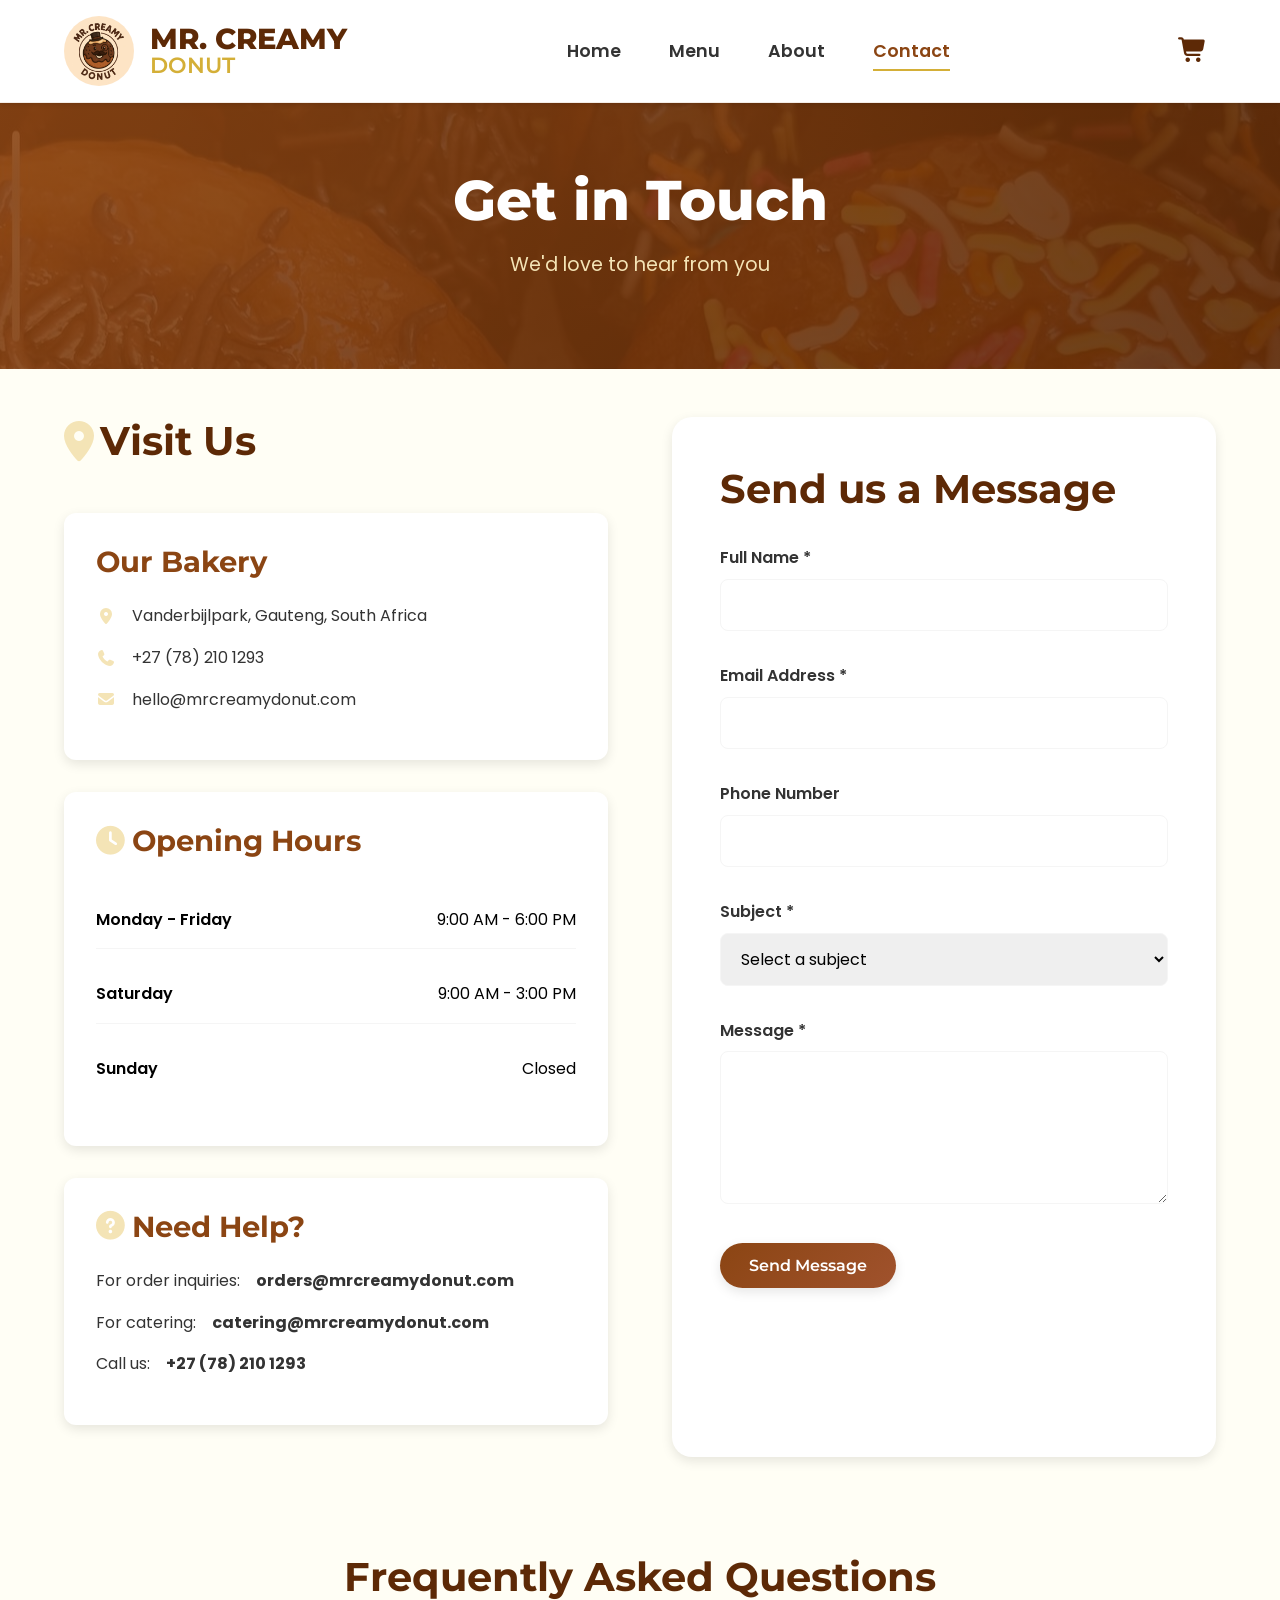
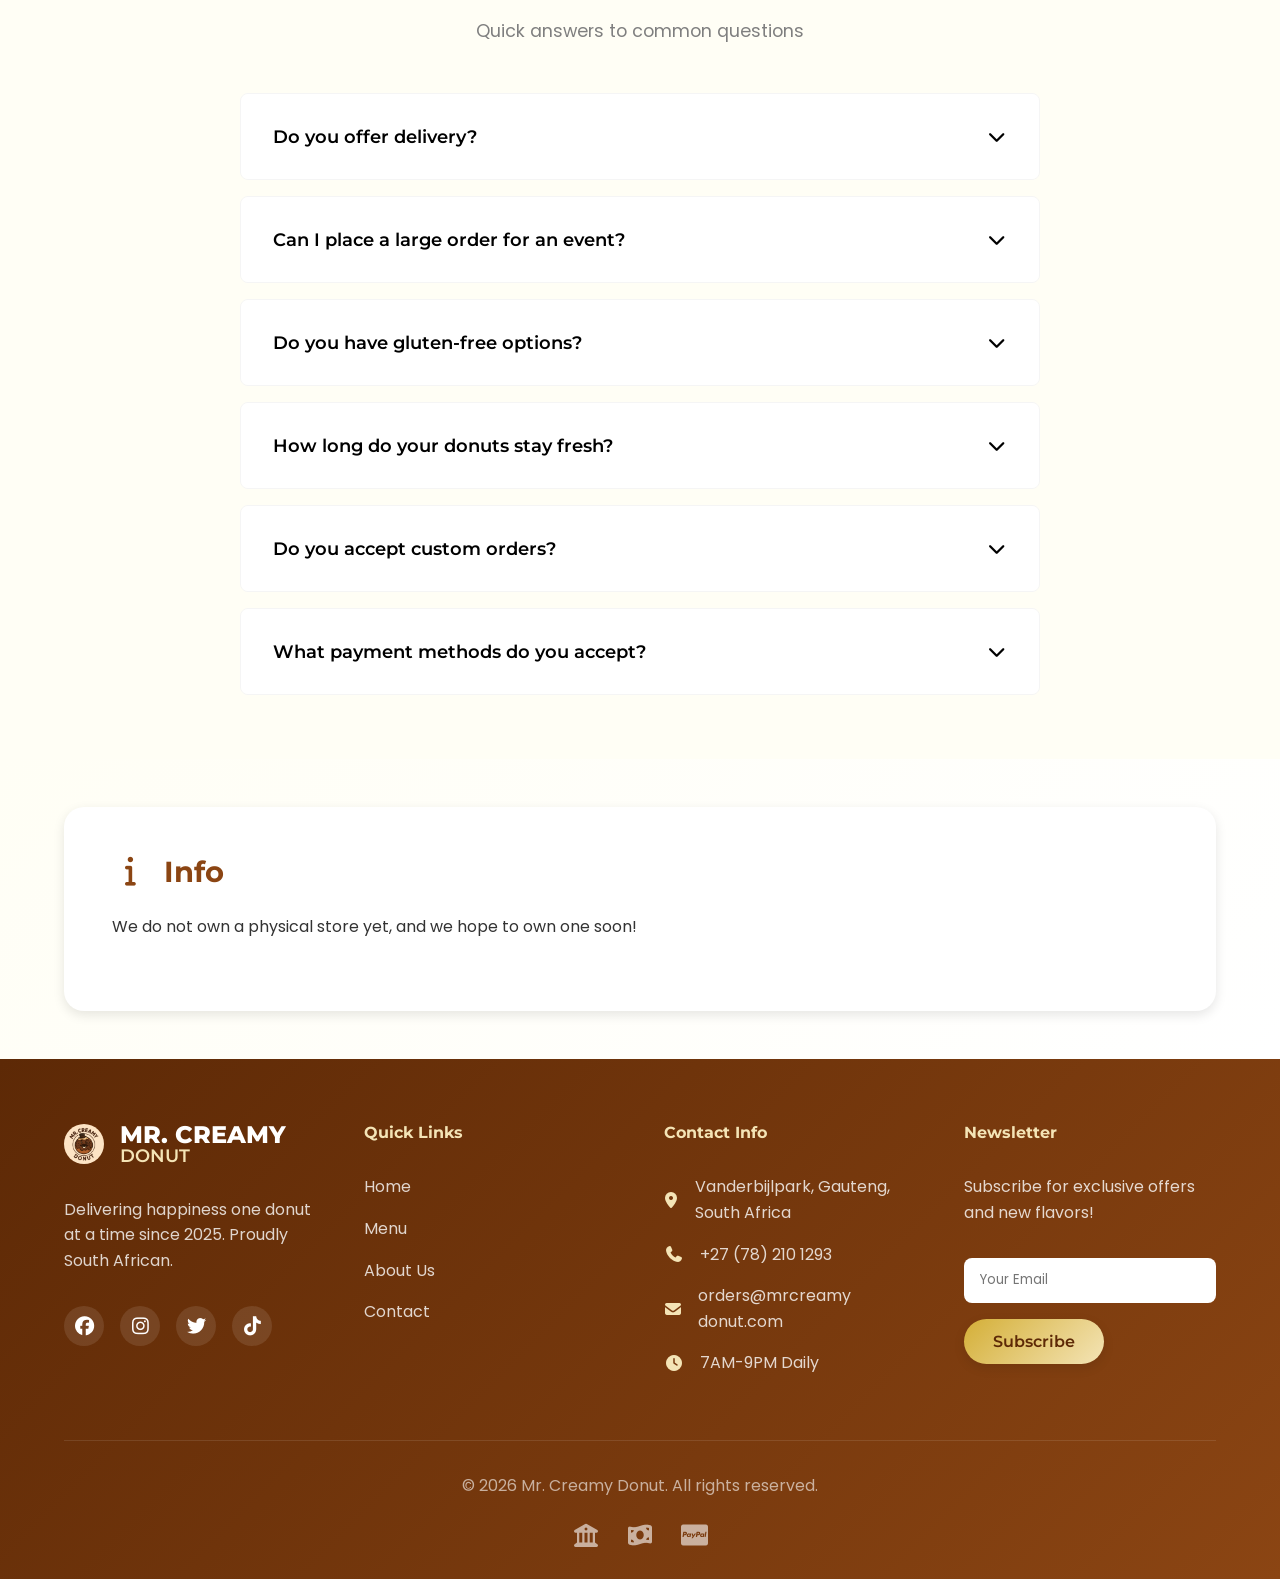
<file: contact.html>
<!DOCTYPE html>
<html lang="en">
<head>
    <meta charset="UTF-8">
    <meta name="viewport" content="width=device-width, initial-scale=1.0">
    <title>Contact Us | Mr. Creamy Donut</title>
    <link rel="stylesheet" href="css/all.min.css">
    <link rel="stylesheet" href="https://fonts.googleapis.com/css2?family=Poppins:wght@300;400;500;600;700&family=Montserrat:wght@700;800&display=swap">
    <link rel="stylesheet" href="css/style.css">
    <link rel="stylesheet" href="css/responsive.css">
    <link rel="icon" type="image/png" href="/mr-creamy-donut/images/mr-creamy-donut-logo.PNG" sizes="512x512">
</head>
<body>
    <!-- Header -->
    <header>
        <div class="container">
            <nav class="navbar">
                <a href="index.html" class="logo">
                    <div class="logo-img">
                        <img src="images/mr-creamy-donut-logo.jpg" alt="Mr. Creamy Donut Logo">
                        <i class="fas fa-donut"></i>
                    </div>
                    <div class="logo-text">
                        MR. CREAMY
                        <span>DONUT</span>
                    </div>
                </a>
                
                <ul class="nav-links" id="navLinks">
                    <li><a href="index.html">Home</a></li>
                    <li><a href="menu.html">Menu</a></li>
                    <li><a href="about.html">About</a></li>
                    <li><a href="contact.html" class="active">Contact</a></li>
                </ul>
                
                <div class="header-actions">
                    <div class="cart-icon" id="cartIcon">
                        <i class="fas fa-shopping-cart"></i>
                        <span class="cart-count" id="cartCount">0</span>
                    </div>
                    <button class="mobile-menu-btn" id="mobileMenuBtn">
                        <i class="fas fa-bars"></i>
                    </button>
                </div>
            </nav>
        </div>
    </header>

    <!-- Cart Modal -->
    <div class="cart-modal" id="cartModal">
        <div class="cart-header">
            <h3><i class="fas fa-shopping-cart"></i> Your Cart</h3>
            <button class="close-cart" id="closeCart">
                <i class="fas fa-times"></i>
            </button>
        </div>
        <div class="cart-body" id="cartBody">
            <!-- Cart items will be loaded here -->
        </div>
        <div class="cart-footer">
            <div class="cart-total">
                <span>Total:</span>
                <span id="cartTotal">R0.00</span>
            </div>
            <div class="cart-actions">
                <a href="checkout.html" class="btn btn-brown" id="checkoutBtn">Checkout</a>
                <button class="btn btn-outline" id="clearCartBtn">Clear Cart</button>
            </div>
        </div>
    </div>

    <!-- Contact Hero -->
    <section class="page-hero">
        <div class="container">
            <h1>Get in Touch</h1>
            <p>We'd love to hear from you</p>
        </div>
    </section>

    <!-- Contact Content -->
    <section class="contact-section section">
        <div class="container">
            <div class="contact-grid">
                <div class="contact-info">
                    <h2><i class="fas fa-map-marker-alt"></i> Visit Us</h2>
                    <div class="info-card">
                        <h3>Our Bakery</h3>
                        <p><i class="fas fa-location-dot"></i> Vanderbijlpark, Gauteng, South Africa</p>
                        <p><i class="fas fa-phone"></i> +27 (78) 210 1293</p>
                        <p><i class="fas fa-envelope"></i> hello@mrcreamydonut.com</p>
                    </div>
                    
                    <div class="info-card">
                        <h3><i class="fas fa-clock"></i> Opening Hours</h3>
                        <ul class="hours-list">
                            <li>
                                <span>Monday - Friday</span>
                                <span>9:00 AM - 6:00 PM</span>
                            </li>
                            <li>
                                <span>Saturday</span>
                                <span>9:00 AM - 3:00 PM</span>
                            </li>
                            <li>
                                <span>Sunday</span>
                                <span>Closed</span>
                            </li>
                        </ul>
                    </div>
                    
                    <div class="info-card">
                        <h3><i class="fas fa-question-circle"></i> Need Help?</h3>
                        <p>For order inquiries: <strong>orders@mrcreamydonut.com</strong></p>
                        <p>For catering: <strong>catering@mrcreamydonut.com</strong></p>
                        <p>Call us: <strong>+27 (78) 210 1293</strong></p>
                    </div>
                </div>
                
                <div class="contact-form-container">
                    <h2>Send us a Message</h2>
                    <form id="contactForm" class="contact-form" action="https://formspree.io/f/mbdzalyp" method="post">
                        <div class="form-group">
                            <label for="name">Full Name *</label>
                            <input type="text" id="name" name="name" required>
                        </div>
                        
                        <div class="form-group">
                            <label for="email">Email Address *</label>
                            <input type="email" id="email" name="email" required>
                        </div>
                        
                        <div class="form-group">
                            <label for="phone">Phone Number</label>
                            <input type="tel" id="phone" name="phone">
                        </div>
                        
                        <div class="form-group">
                            <label for="subject">Subject *</label>
                            <select id="subject" name="subject" required>
                                <option value="">Select a subject</option>
                                <option value="general">General Inquiry</option>
                                <option value="order">Order Question</option>
                                <option value="feedback">Feedback</option>
                                <option value="catering">Catering Inquiry</option>
                                <option value="other">Other</option>
                            </select>
                        </div>
                        
                        <div class="form-group">
                            <label for="message">Message *</label>
                            <textarea id="message" name="message" rows="5" required></textarea>
                        </div>
                        
                        <button type="submit" class="btn btn-brown">Send Message</button>
                    </form>
                </div>
            </div>
        </div>
    </section>

    <!-- FAQ Section -->
    <section class="faq-section section">
        <div class="container">
            <div class="section-header">
                <h2>Frequently Asked Questions</h2>
                <p>Quick answers to common questions</p>
            </div>
            
            <div class="faq-grid">
                <div class="faq-item">
                    <button class="faq-question">
                        <span>Do you offer delivery?</span>
                        <i class="fas fa-chevron-down"></i>
                    </button>
                    <div class="faq-answer">
                        <p>Yes! We offer delivery within Vanderbijlpark & Vereeniging. Delivery fee is free at locations near Vaal University of Technology with a minimum order of R40, for other locations delivery fee is R36 with a minimum order of R40 except express delivery. Orders are delivered within 30-60 minutes after preparation.</p>
                    </div>
                </div>
                
                <div class="faq-item">
                    <button class="faq-question">
                        <span>Can I place a large order for an event?</span>
                        <i class="fas fa-chevron-down"></i>
                    </button>
                    <div class="faq-answer">
                        <p>Absolutely! We offer catering for events of all sizes. Please contact us at least 48 hours in advance for large orders (50+ donuts). We offer special pricing for bulk orders.</p>
                    </div>
                </div>
                
                <div class="faq-item">
                    <button class="faq-question">
                        <span>Do you have gluten-free options?</span>
                        <i class="fas fa-chevron-down"></i>
                    </button>
                    <div class="faq-answer">
                        <p>We currently offer three gluten-free donut varieties: Creamy Chocolate Bliss, Vanilla Ring Donut, and Original Ring Donut. Please note that while these are gluten-free, they are prepared in a kitchen that also processes gluten.</p>
                    </div>
                </div>
                
                <div class="faq-item">
                    <button class="faq-question">
                        <span>How long do your donuts stay fresh?</span>
                        <i class="fas fa-chevron-down"></i>
                    </button>
                    <div class="faq-answer">
                        <p>Our donuts are best enjoyed the same day but will stay fresh for up to 2 days when stored in an airtight container at room temperature. We don't recommend refrigerating them as it can dry them out.</p>
                    </div>
                </div>
                
                <div class="faq-item">
                    <button class="faq-question">
                        <span>Do you accept custom orders?</span>
                        <i class="fas fa-chevron-down"></i>
                    </button>
                    <div class="faq-answer">
                        <p>Yes! We love creating custom donuts for special occasions. Please contact us at least 72 hours in advance for custom orders. We can customize flavors, colors, and decorations to match your theme.</p>
                    </div>
                </div>
                
                <div class="faq-item">
                    <button class="faq-question">
                        <span>What payment methods do you accept?</span>
                        <i class="fas fa-chevron-down"></i>
                    </button>
                    <div class="faq-answer">
                        <p>We accept all major credit cards (Visa, MasterCard), PayPal, Apple Pay, Google Pay, and cash. Online orders require credit card payment.</p>
                    </div>
                </div>
            </div>
        </div>
    </section>

    <!-- Map Section -->
    <section class="map-section">
        <div class="container">
            <div class="map-container">
                <div class="map-info">
                    <h3><i class="fas fa-info"></i> Info</h3>
                    <p>We do not own a physical store yet, and we hope to own one soon!</p>
                </div>
            </div>
        </div>
    </section>

    <!-- Footer -->
    <footer>
        <div class="container">
            <div class="footer-grid">
                <div class="footer-col">
                    <div class="footer-logo">
                        <div class="logo-img">
                            <img src="images/mr-creamy-donut-logo.jpg" alt="Mr. Creamy Donut Logo">
                        </div>
                        <div class="logo-text">
                            MR. CREAMY
                            <span>DONUT</span>
                        </div>
                    </div>
                    <p>Delivering happiness one donut at a time since 2025. Proudly South African.</p>
                    <div class="social-links">
                        <a href="#"><i class="fab fa-facebook"></i></a>
                        <a href="#"><i class="fab fa-instagram"></i></a>
                        <a href="#"><i class="fab fa-twitter"></i></a>
                        <a href="#"><i class="fab fa-tiktok"></i></a>
                    </div>
                </div>
                <div class="footer-col">
                    <h4>Quick Links</h4>
                    <ul>
                        <li><a href="index.html">Home</a></li>
                        <li><a href="menu.html">Menu</a></li>
                        <li><a href="about.html">About Us</a></li>
                        <li><a href="contact.html">Contact</a></li>
                    </ul>
                </div>
                <div class="footer-col">
                    <h4>Contact Info</h4>
                    <ul class="contact-info">
                        <li><i class="fas fa-map-marker-alt"></i> Vanderbijlpark, Gauteng, South Africa</li>
                        <li><i class="fas fa-phone"></i> +27 (78) 210 1293</li>
                        <li><i class="fas fa-envelope"></i> orders@mrcreamy donut.com</li>
                        <li><i class="fas fa-clock"></i> 7AM-9PM Daily</li>
                    </ul>
                </div>
                <div class="footer-col">
                    <h4>Newsletter</h4>
                    <p>Subscribe for exclusive offers and new flavors!</p>
                    <form class="newsletter-form">
                        <input type="email" placeholder="Your Email" required>
                        <button type="submit" class="btn btn-primary">Subscribe</button>
                    </form>
                </div>
            </div>
            <div class="footer-bottom">
                <p>&copy; 2026 Mr. Creamy Donut. All rights reserved.</p>
                <div class="payment-methods">
                    <i class="fas fa-university"></i>
                    <i class="fas fa-money-bill-wave"></i>
                    <i class="fab fa-cc-paypal"></i>
                </div>
            </div>
        </div>
    </footer>

    <!-- Scripts -->
    <script src="js/main.js"></script>
    <script src="js/cart.js"></script>
    <script>
        // Contact page specific functionality
        document.addEventListener('DOMContentLoaded', function() {
            
            // FAQ functionality
            const faqQuestions = document.querySelectorAll('.faq-question');
            faqQuestions.forEach(question => {
                question.addEventListener('click', function() {
                    const answer = this.nextElementSibling;
                    const icon = this.querySelector('i');
                    
                    // Toggle active class
                    this.classList.toggle('active');
                    
                    // Toggle answer display
                    if (answer.style.maxHeight) {
                        answer.style.maxHeight = null;
                        icon.style.transform = 'rotate(0deg)';
                    } else {
                        answer.style.maxHeight = answer.scrollHeight + 'px';
                        icon.style.transform = 'rotate(180deg)';
                    }
                    
                    // Close other FAQ items
                    faqQuestions.forEach(otherQuestion => {
                        if (otherQuestion !== this) {
                            otherQuestion.classList.remove('active');
                            const otherAnswer = otherQuestion.nextElementSibling;
                            const otherIcon = otherQuestion.querySelector('i');
                            otherAnswer.style.maxHeight = null;
                            otherIcon.style.transform = 'rotate(0deg)';
                        }
                    });
                });
            });
        });
        
        
    </script>
</body>
</html>
</file>
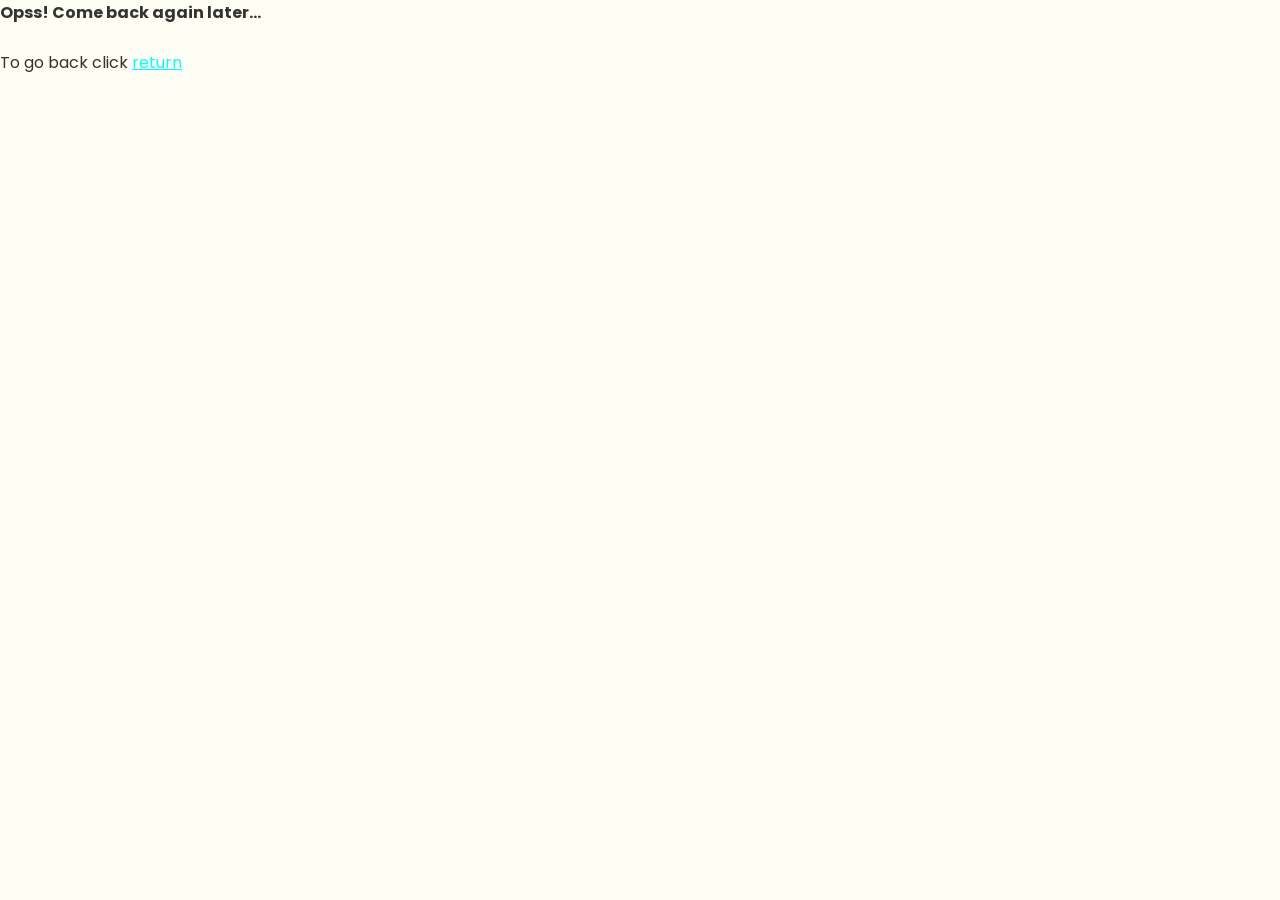
<file: happy-bliss-box-info.html>
<!DOCTYPE html>
<html lang="en">
    <head>
        <meta charset="UTF-8">
        <meta name="viewport" content="width=device-width, initial-scale=1.0">
        <title>Mr. Creamy Donut | Premium Artisanal Donuts</title>
        <link rel="stylesheet" href="css/all.min.css">
        <link rel="stylesheet" href="https://fonts.googleapis.com/css2?family=Poppins:wght@300;400;500;600;700&family=Montserrat:wght@700;800&display=swap">
        <link rel="stylesheet" href="css/style.css">
        <link rel="stylesheet" href="css/responsive.css">
        <link rel="icon" type="image/png" href="/mr-creamy-donut/images/mr-creamy-donut-logo.PNG" sizes="512x512">
    </head>
    <body>
        <p><strong> Opss! Come back again later...</strong></p> 
        <p>To go back click <a href="index.html" style="color:aqua; text-decoration: underline;">return</a></p>
    </body>
</html>
</file>
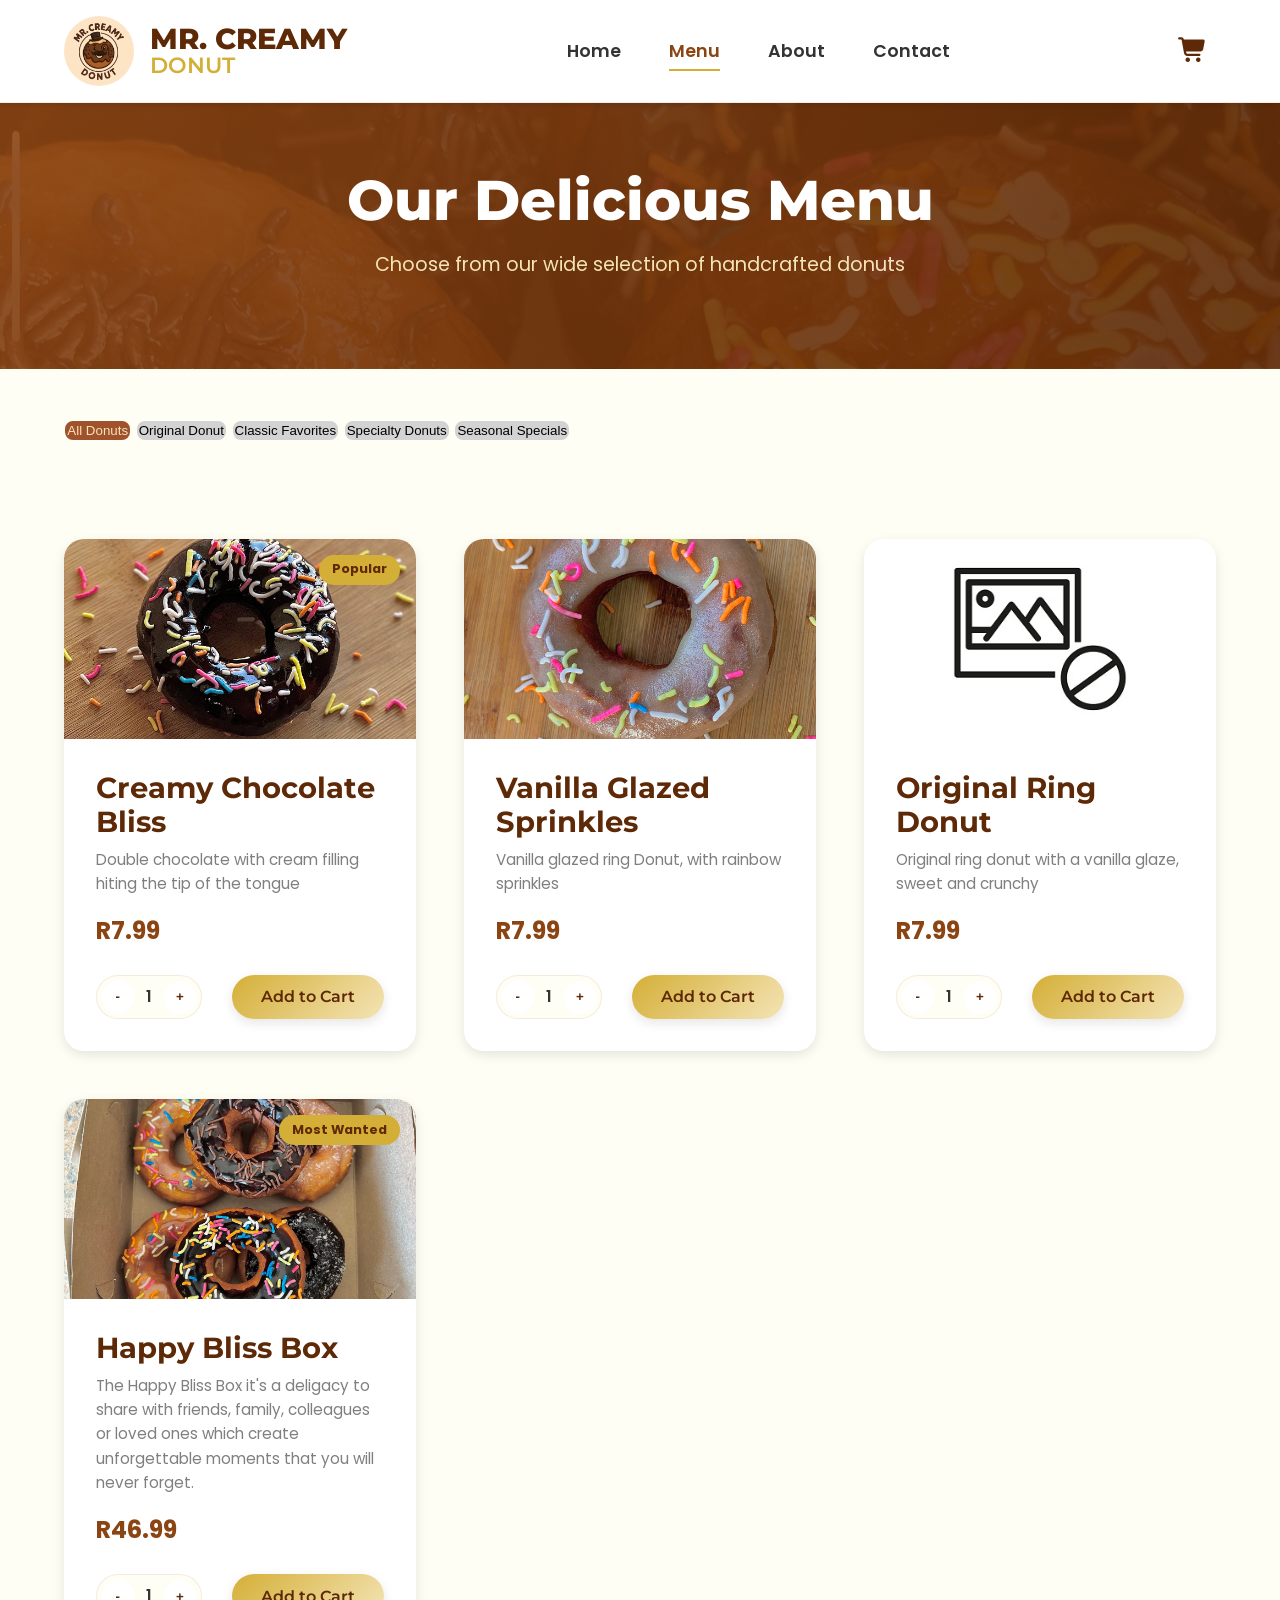
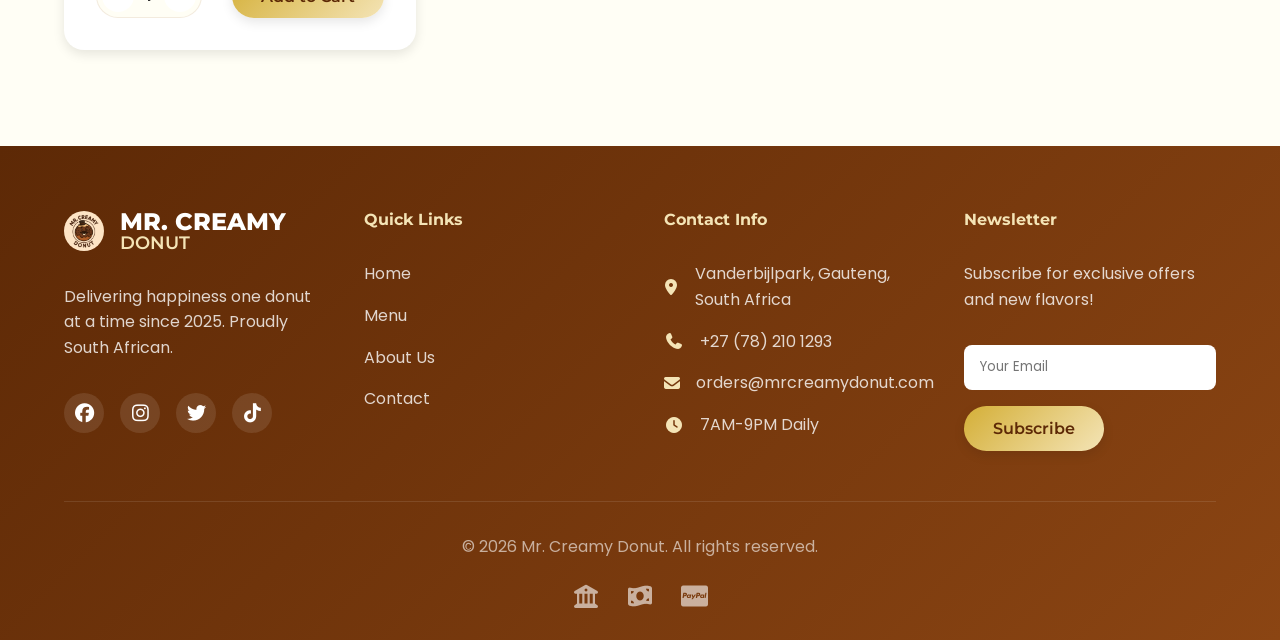
<file: menu.html>
<!DOCTYPE html>
<html lang="en">
<head>
    <meta charset="UTF-8">
    <meta name="viewport" content="width=device-width, initial-scale=1.0">
    <title>Menu | Mr. Creamy Donut</title>
    <link rel="stylesheet" href="css/all.min.css">
    <link rel="stylesheet" href="https://fonts.googleapis.com/css2?family=Poppins:wght@300;400;500;600;700&family=Montserrat:wght@700;800&display=swap">
    <link rel="stylesheet" href="css/style.css">
    <link rel="stylesheet" href="css/responsive.css">
    <link rel="icon" type="image/png" href="/mr-creamy-donut/images/mr-creamy-donut-logo.PNG" sizes="512x512">
</head>
<body>
    <!-- Header -->
    <header>
        <div class="container">
            <nav class="navbar">
                <a href="index.html" class="logo">
                    <div class="logo-img">
                        <img src="images/mr-creamy-donut-logo.jpg" alt="Mr. Creamy Donut Logo">
                        <i class="fas fa-donut"></i>
                    </div>
                    <div class="logo-text">
                        MR. CREAMY
                        <span>DONUT</span>
                    </div>
                </a>
                
                <ul class="nav-links" id="navLinks">
                    <li><a href="index.html">Home</a></li>
                    <li><a href="menu.html" class="active">Menu</a></li>
                    <li><a href="about.html">About</a></li>
                    <li><a href="contact.html">Contact</a></li>
                </ul>
                
                <div class="header-actions">
                    <div class="cart-icon" id="cartIcon">
                        <i class="fas fa-shopping-cart"></i>
                        <span class="cart-count" id="cartCount">0</span>
                    </div>
                    <button class="mobile-menu-btn" id="mobileMenuBtn">
                        <i class="fas fa-bars"></i>
                    </button>
                </div>
            </nav>
        </div>
    </header>

    <!-- Cart Modal -->
    <div class="cart-modal" id="cartModal">
        <div class="cart-header">
            <h3><i class="fas fa-shopping-cart"></i> Your Cart</h3>
            <button class="close-cart" id="closeCart">
                <i class="fas fa-times"></i>
            </button>
        </div>
        <div class="cart-body" id="cartBody">
            <!-- Cart items will be loaded here -->
        </div>
        <div class="cart-footer">
            <div class="cart-total">
                <span>Total:</span>
                <span id="cartTotal">R0.00</span>
            </div>
            <div class="cart-actions">
                <a href="checkout.html" class="btn btn-brown" id="checkoutBtn">Checkout</a>
                <button class="btn btn-outline" id="clearCartBtn">Clear Cart</button>
            </div>
        </div>
    </div>

    <!-- Menu Hero -->
    <section class="page-hero">
        <div class="container">
            <h1>Our Delicious Menu</h1>
            <p>Choose from our wide selection of handcrafted donuts</p>
        </div>
    </section>

    <!-- Menu Categories -->
    <section class="menu-categories section">
        <div class="container">
            <div class="category-tabs">
                <button class="category-tab active" data-category="all">All Donuts</button>
                <button class="category-tab" data-category="original">Original Donut</button>
                <button class="category-tab" data-category="classic">Classic Favorites</button>
                <button class="category-tab" data-category="specialty">Specialty Donuts</button>
                <button class="category-tab" data-category="seasonal">Seasonal Specials</button>
            </div>
        </div>
    </section>

    <!-- Menu Items -->
    <section class="menu-items section">
        <div class="container">
            <div class="products-grid" id="menuGrid">
                <!-- Classic Favorites -->
                <div class="product-card" data-category="classic">
                    <div class="product-badge">Popular</div>
                    <img src="images/creamy-chocolate-bliss.jpg" alt="Creamy Chocolate Bliss" class="product-img">
                    <div class="product-content">
                        <h3>Creamy Chocolate Bliss</h3>
                        <p class="product-desc">Double chocolate with cream filling hiting the tip of the tongue</p>
                        <div class="product-price">R7.99</div>
                        <div class="product-actions">
                            <div class="quantity-selector">
                                <button class="qty-btn minus" data-id="1">-</button>
                                <span class="qty-value" data-id="1">1</span>
                                <button class="qty-btn plus" data-id="1">+</button>
                            </div>
                            <button class="btn btn-primary add-to-cart" data-id="1">Add to Cart</button>
                        </div>
                    </div>
                </div>

                <div class="product-card" data-category="classic">
                    <img src="images/vanilla-glazed-sprinkles.jpg" alt="Vanilla Rainbow Sprinkles" class="product-img">
                    <div class="product-content">
                        <h3>Vanilla Glazed Sprinkles</h3>
                        <p class="product-desc">Vanilla glazed ring Donut, with rainbow sprinkles</p>
                        <div class="product-price">R7.99</div>
                        <div class="product-actions">
                            <div class="quantity-selector">
                                <button class="qty-btn minus" data-id="2">-</button>
                                <span class="qty-value" data-id="2">1</span>
                                <button class="qty-btn plus" data-id="2">+</button>
                            </div>
                            <button class="btn btn-primary add-to-cart" data-id="2">Add to Cart</button>
                        </div>
                    </div>
                </div>

                <div class="product-card" data-category="original">
                    <img src="images/picture-coming-soon.jpg" alt="Original Ring Donut" class="product-img">
                    <div class="product-content">
                        <h3>Original Ring Donut</h3>
                        <p class="product-desc">Original ring donut with a vanilla glaze, sweet and crunchy</p>
                        <div class="product-price">R7.99</div>
                        <div class="product-actions">
                            <div class="quantity-selector">
                                <button class="qty-btn minus" data-id="3">-</button>
                                <span class="qty-value" data-id="3">1</span>
                                <button class="qty-btn plus" data-id="3">+</button>
                            </div>
                            <button class="btn btn-primary add-to-cart" data-id="3">Add to Cart</button>
                        </div>
                    </div>
                </div>

                <!-- Specialty Donuts -->
                <div class="product-card" data-category="specialty">
                    <div class="product-badge"> Most Wanted </div>
                    <img src="images/happy-bliss-box.jpg" alt="Happy Bliss Box" class="product-img">
                    <div class="product-content">
                        <h3>Happy Bliss Box</h3>
                        <p class="product-desc">The Happy Bliss Box it's a deligacy to share with friends, family, colleagues or loved ones which create unforgettable moments that you will never forget.</p>
                        <div class="product-price">R46.99</div>
                        <div class="product-actions">
                            <div class="quantity-selector">
                                <button class="qty-btn minus" data-id="4">-</button>
                                <span class="qty-value" data-id="4">1</span>
                                <button class="qty-btn plus" data-id="4">+</button>
                            </div>
                            <button class="btn btn-primary add-to-cart" data-id="4">Add to Cart</button>
                        </div>
                    </div>
                </div>
            </div>
        </div>
    </section>

    <!-- Footer -->
    <footer>
        <div class="container">
            <div class="footer-grid">
                <div class="footer-col">
                    <div class="footer-logo">
                        <div class="logo-img">
                            <img src="images/mr-creamy-donut-logo.jpg" alt="Mr. Creamy Donut Logo">
                        </div>
                        <div class="logo-text">
                            MR. CREAMY
                            <span>DONUT</span>
                        </div>
                    </div>
                    <p>Delivering happiness one donut at a time since 2025. Proudly South African.</p>
                    <div class="social-links">
                        <a href="#"><i class="fab fa-facebook"></i></a>
                        <a href="#"><i class="fab fa-instagram"></i></a>
                        <a href="#"><i class="fab fa-twitter"></i></a>
                        <a href="#"><i class="fab fa-tiktok"></i></a>
                    </div>
                </div>
                <div class="footer-col">
                    <h4>Quick Links</h4>
                    <ul>
                        <li><a href="index.html">Home</a></li>
                        <li><a href="menu.html">Menu</a></li>
                        <li><a href="about.html">About Us</a></li>
                        <li><a href="contact.html">Contact</a></li>
                    </ul>
                </div>
                <div class="footer-col">
                    <h4>Contact Info</h4>
                    <ul class="contact-info">
                        <li><i class="fas fa-map-marker-alt"></i> Vanderbijlpark, Gauteng, South Africa </li>
                        <li><i class="fas fa-phone"></i> +27 (78) 210 1293 </li>
                        <li><i class="fas fa-envelope"></i> orders@mrcreamydonut.com</li>
                        <li><i class="fas fa-clock"></i> 7AM-9PM Daily</li>
                    </ul>
                </div>
                <div class="footer-col">
                    <h4>Newsletter</h4>
                    <p>Subscribe for exclusive offers and new flavors!</p>
                    <form class="newsletter-form">
                        <input type="email" placeholder="Your Email" required>
                        <button type="submit" class="btn btn-primary">Subscribe</button>
                    </form>
                </div>
            </div>
            <div class="footer-bottom">
                <p>&copy; 2026 Mr. Creamy Donut. All rights reserved.</p>
                <div class="payment-methods">
                    <i class="fas fa-university"></i>
                    <i class="fas fa-money-bill-wave"></i>
                    <i class="fab fa-cc-paypal"></i>
                </div>
            </div>
        </div>
    </footer>

    <!-- Notification -->
    <div id="notification" class="notification"></div>

    <!-- Scripts -->
    <script src="js/main.js"></script>
    <script src="js/cart.js"></script>
    <script>
        // Menu page specific functionality
        document.addEventListener('DOMContentLoaded', function() {

            // Category filtering
            const categoryTabs = document.querySelectorAll('.category-tab');
            const productCards = document.querySelectorAll('.product-card');

            categoryTabs.forEach(tab => {
                tab.addEventListener('click', function() {
                    const category = this.getAttribute('data-category');
                    
                    // Update active tab
                    categoryTabs.forEach(t => t.classList.remove('active'));
                    this.classList.add('active');
                    
                    // Filter products
                    productCards.forEach(card => {
                        if (category === 'all' || card.getAttribute('data-category') === category) {
                            card.style.display = 'block';
                        } else {
                            card.style.display = 'none';
                        }
                    });
                });
            });

            // Newsletter form
            const newsletterForm = document.querySelector('.newsletter-form');
            if (newsletterForm) {
                newsletterForm.addEventListener('submit', function(e) {
                    e.preventDefault();
                    const email = this.querySelector('input[type="email"]').value;
                    showNotification('Thank you for subscribing!', 'success');
                    this.reset();
                });
            }
        });
        
        function showNotification(message, type) {
            const notification = document.getElementById('notification');
            notification.textContent = message;
            notification.className = 'notification ' + type;
            notification.style.display = 'block';
            
            setTimeout(() => {
                notification.style.display = 'none';
            }, 3000);
        }
    </script>
</body>
</html>
</file>
<file: css/style.css>
/* style.css - Main Stylesheet */
:root {
    /* Brand Colors */
    --primary-brown: #8B4513;
    --dark-brown: #5D2906;
    --light-brown: #A0522D;
    --gold: #D4AF37;
    --light-gold: #F4E4B6;
    --cream: #FFF8DC;
    --light-cream: #FFFEF5;
    --gray: #7F7F7F;
    --light-gray: #F5F5F5;
    --dark-gray: #333333;
    --white: #FFFFFF;
    --black: #000000;
    --success: #28a745;
    --error: #dc3545;
    --warning: #ffc107;
    --info: #17a2b8;
    
    /* Shadows & Effects */
    --shadow-sm: 0 2px 4px rgba(0, 0, 0, 0.1);
    --shadow: 0 4px 12px rgba(0, 0, 0, 0.1);
    --shadow-lg: 0 8px 24px rgba(0, 0, 0, 0.15);
    --shadow-xl: 0 12px 36px rgba(0, 0, 0, 0.2);
    
    /* Transitions */
    --transition: all 0.3s ease;
    --transition-slow: all 0.5s ease;
    
    /* Spacing */
    --space-xs: 0.5rem;
    --space-sm: 1rem;
    --space-md: 1.5rem;
    --space-lg: 2rem;
    --space-xl: 3rem;
    --space-xxl: 4rem;
    
    /* Border Radius */
    --radius-sm: 4px;
    --radius: 8px;
    --radius-lg: 12px;
    --radius-xl: 20px;
    --radius-full: 9999px;
}

/* Reset & Base Styles */
* {
    margin: 0;
    padding: 0;
    box-sizing: border-box;
}

html {
    scroll-behavior: smooth;
}

body {
    font-family: 'Poppins', sans-serif;
    line-height: 1.6;
    color: var(--dark-gray);
    background-color: var(--light-cream);
}

h1, h2, h3, h4, h5, h6 {
    font-family: 'Montserrat', sans-serif;
    font-weight: 700;
    line-height: 1.2;
    margin-bottom: var(--space-md);
    color: var(--dark-brown);
}

h1 {
    font-size: 3.5rem;
    font-weight: 800;
}

h2 {
    font-size: 2.5rem;
}

h3 {
    font-size: 1.8rem;
}

p {
    margin-bottom: var(--space-md);
}

a {
    text-decoration: none;
    color: inherit;
    transition: var(--transition);
}

ul {
    list-style: none;
}

img {
    max-width: 100%;
    height: auto;
    display: block;
}

/* Container */
.container {
    width: 100%;
    max-width: 1200px;
    margin: 0 auto;
    padding: 0 var(--space-md);
}

/* Category Tabs */
.category-tab {
    border: 2px solid lightgray;
    border-radius: 8px;
    background: lightgray;
    cursor: pointer;
    transition: transform 0.2s ease, box-shadow 0.2s ease;
    margin: 1pt;
}

.category-tab:hover {
    background-color: var(--light-gold);
    border: 2px solid var(--light-gold);
    transform: scale(1.05);
    transition-duration: 150ms;
}

.category-tab.active,
.category-tab:focus {
    color: var(--light-gold);
    background-color: #A0522D;
    border-color: #A0522D;
    border-width: 2px;
}

/* Buttons */
.btn {
    display: inline-block;
    padding: 0.8rem 1.8rem;
    font-family: 'Montserrat', sans-serif;
    font-weight: 600;
    font-size: 1rem;
    border: none;
    border-radius: var(--radius-full);
    cursor: pointer;
    transition: var(--transition);
    text-align: center;
    text-decoration: none;
    position: relative;
    overflow: hidden;
    z-index: 1;
}

/* Product Buttons */
.button-group {
    display: flex;
    gap: 10px;
    align-items: center;
}

.btn::before {
    content: '';
    position: absolute;
    top: 0;
    left: -100%;
    width: 100%;
    height: 100%;
    background: linear-gradient(90deg, transparent, rgba(255, 255, 255, 0.2), transparent);
    transition: left 0.7s;
    z-index: -1;
}

.btn:hover::before {
    left: 100%;
}

.btn-primary {
    background: linear-gradient(135deg, var(--gold), var(--light-gold));
    color: var(--dark-brown);
    box-shadow: var(--shadow);
}

.btn-primary:hover {
    transform: translateY(-3px);
    box-shadow: var(--shadow-lg);
    color: var(--dark-brown);
}

.btn-brown {
    background: linear-gradient(135deg, var(--primary-brown), var(--light-brown));
    color: var(--white);
    box-shadow: var(--shadow);
}

.btn-brown:hover {
    background: linear-gradient(135deg, var(--dark-brown), var(--primary-brown));
    transform: translateY(-3px);
    box-shadow: var(--shadow-lg);
    color: var(--white);
}

.btn-outline {
    background: transparent;
    border: 2px solid var(--gold);
    color: var(--gold);
}

.btn-outline:hover {
    background: var(--gold);
    color: var(--dark-brown);
    transform: translateY(-3px);
}

/* Special Buttons */
.btn-whatsapp {
    background: #25D366;
    color: white;
}

.btn-whatsapp:hover {
    background: #128C7E;
    transform: translateY(-3px);
    box-shadow: var(--shadow);
}

.btn-email {
    background: #000000;
    color: white;
}

.btn-email:hover {
    background: var(--black);
    transform: translateY(-3px);
    box-shadow: var(--shadow);
}

.btn-cancel {
    background: #6c757d;
    color: white;
}

.btn-cancel:hover {
    background: #5a6268;
    transform: translateY(-3px);
    box-shadow: var(--shadow);
}

.btn-payment-sent {
    background: var(--success);
    color: white;
    width: 100%;
    margin: 20px 0;
}

.btn-payment-sent:hover {
    background: #218838;
    transform: translateY(-3px);
    box-shadow: var(--shadow);
}

.btn-pdf {
    background: #dc3545;
    color: white;
}

.btn-pdf:hover {
    background: #c82333;
    transform: translateY(-3px);
    box-shadow: var(--shadow);
}

/* Header & Navigation */
header {
    background-color: var(--white);
    box-shadow: var(--shadow-sm);
    position: sticky;
    top: 0;
    z-index: 1000;
    border-bottom: 1px solid rgba(139, 69, 19, 0.1);
}

.navbar {
    display: flex;
    justify-content: space-between;
    align-items: center;
    padding: 1rem 0;
}

.logo {
    display: flex;
    align-items: center;
    gap: var(--space-sm);
    text-decoration: none;
}

.logo-img {
  width: 70px;
  height: 70px;
  border-radius: 50%;       /* circle container */
  overflow: hidden;         /* crop anything outside the circle */
  display: flex;
  align-items: center;
  justify-content: center;
}

.logo-img img {
  width: 100%;
  height: 100%;
  object-fit: cover;        /* ensures image fills circle */
  display: block;
}


.logo-text {
    font-family: 'Montserrat', sans-serif;
    font-weight: 800;
    font-size: 1.8rem;
    color: var(--dark-brown);
    line-height: 1;
}

.logo-text span {
    font-weight: 600;
    font-size: 1.4rem;
    color: var(--gold);
    display: block;
}

.nav-links {
    display: flex;
    gap: var(--space-xl);
}

.nav-links a {
    font-weight: 600;
    font-size: 1.1rem;
    position: relative;
    padding: 0.5rem 0;
}

.nav-links a::after {
    content: '';
    position: absolute;
    bottom: 0;
    left: 0;
    width: 0;
    height: 2px;
    background: var(--gold);
    transition: var(--transition);
}

.nav-links a:hover::after,
.nav-links a.active::after {
    width: 100%;
}

.nav-links a:hover,
.nav-links a.active {
    color: var(--primary-brown);
}

.header-actions {
    display: flex;
    align-items: center;
    gap: var(--space-md);
}

.cart-icon {
    position: relative;
    cursor: pointer;
    color: var(--dark-brown);
    font-size: 1.5rem;
    padding: 0.5rem;
    border-radius: var(--radius);
    transition: var(--transition);
}

.cart-icon:hover {
    background-color: var(--light-cream);
    transform: rotate(10deg);
}

.cart-count {
    position: absolute;
    top: -5px;
    right: -5px;
    background-color: var(--gold);
    color: var(--dark-brown);
    font-size: 0.8rem;
    font-weight: 700;
    width: 22px;
    height: 22px;
    border-radius: 50%;
    display: flex;
    align-items: center;
    justify-content: center;
    border: 2px solid var(--white);
}

.mobile-menu-btn {
    display: none;
    background: none;
    border: none;
    font-size: 1.5rem;
    color: var(--dark-brown);
    cursor: pointer;
    padding: 0.5rem;
}

/* Hero Sections */
.hero {
    background: linear-gradient(rgba(0, 0, 0, 0.7), rgba(0, 0, 0, 0.7)),
                url('../images/mr-creamy-donut-hero.jpg');
    background-size: cover;
    background-position: center;
    background-attachment: fixed;
    color: var(--white);
    padding: var(--space-xxl) 0;
    text-align: center;
}

.hero-content {
    max-width: 800px;
    margin: 0 auto;
}

.hero h1 {
    color: var(--white);
    margin-bottom: var(--space-lg);
    text-shadow: 2px 2px 4px rgba(0, 0, 0, 0.3);
}

.hero p {
    font-size: 1.2rem;
    color: var(--light-gold);
    margin-bottom: var(--space-xl);
}

.hero-buttons {
    display: flex;
    gap: var(--space-md);
    justify-content: center;
    flex-wrap: wrap;
}

.page-hero {
    background: linear-gradient(135deg, rgba(139, 69, 19, 0.9), rgba(92, 41, 6, 0.9)),
                url('../images/mr-creamy-donut-hero-2.jpg');
    background-size: cover;
    background-position: center;
    padding: var(--space-xxl) 0;
    text-align: center;
    color: var(--white);
}

.page-hero h1 {
    color: var(--white);
    margin-bottom: var(--space-sm);
}

.page-hero p {
    color: var(--light-gold);
    font-size: 1.2rem;
}

/* Sections */
.section {
    padding: var(--space-xl) 0;
}

.section-header {
    text-align: center;
    margin-bottom: var(--space-xl);
}

.section-header h2 {
    margin-bottom: var(--space-sm);
}

.section-header p {
    color: var(--gray);
    font-size: 1.1rem;
    max-width: 600px;
    margin: 0 auto;
}

.text-center {
    text-align: center;
}

/* Payment Icons */
.payment-icons {
    text-align: center;
}

/* Products Grid */
.products-grid {
    display: grid;
    grid-template-columns: repeat(auto-fill, minmax(300px, 1fr));
    gap: var(--space-xl);
    margin-bottom: var(--space-xl);
}

.product-card {
    background: var(--white);
    border-radius: var(--radius-xl);
    overflow: hidden;
    box-shadow: var(--shadow);
    transition: var(--transition);
    position: relative;
}

.product-card:hover {
    transform: translateY(-10px);
    box-shadow: var(--shadow-xl);
}

.product-badge {
    position: absolute;
    top: 1rem;
    right: 1rem;
    background: var(--gold);
    color: var(--dark-brown);
    padding: 0.3rem 0.8rem;
    border-radius: var(--radius-full);
    font-size: 0.8rem;
    font-weight: 700;
    z-index: 1;
}

.product-img {
    width: 100%;
    height: 200px;
    object-fit: cover;
}

.product-content {
    padding: var(--space-lg);
}

.product-content h3 {
    margin-bottom: var(--space-xs);
}

.product-desc {
    color: var(--gray);
    font-size: 0.95rem;
    margin-bottom: var(--space-sm);
}

.product-price {
    font-size: 1.5rem;
    font-weight: 700;
    color: var(--primary-brown);
    margin-bottom: var(--space-md);
}

.product-actions {
    display: flex;
    justify-content: space-between;
    align-items: center;
    gap: var(--space-sm);
}

.quantity-selector {
    display: flex;
    align-items: center;
    background: var(--light-cream);
    border-radius: var(--radius-full);
    padding: 0.3rem;
    border: 1px solid rgba(139, 69, 19, 0.1);
}

.qty-btn {
    width: 32px;
    height: 32px;
    border-radius: 50%;
    border: none;
    background: var(--white);
    color: var(--dark-brown);
    font-weight: 700;
    cursor: pointer;
    display: flex;
    align-items: center;
    justify-content: center;
    transition: var(--transition);
}

.qty-btn:hover {
    background: var(--gold);
}

.qty-value {
    min-width: 30px;
    text-align: center;
    font-weight: 600;
}

/* Features */
.features-grid {
    display: grid;
    grid-template-columns: repeat(auto-fit, minmax(250px, 1fr));
    gap: var(--space-xl);
}

.feature-card {
    text-align: center;
    padding: var(--space-lg);
    background: var(--white);
    border-radius: var(--radius-lg);
    box-shadow: var(--shadow);
    transition: var(--transition);
}

.feature-card:hover {
    transform: translateY(-5px);
    box-shadow: var(--shadow-lg);
}

.feature-icon {
    width: 70px;
    height: 70px;
    background: linear-gradient(135deg, var(--gold), var(--light-gold));
    border-radius: 50%;
    display: flex;
    align-items: center;
    justify-content: center;
    margin: 0 auto var(--space-md);
    color: var(--dark-brown);
    font-size: 1.8rem;
}

.feature-card h3 {
    margin-bottom: var(--space-sm);
}

/* About Page */
.about-grid {
    display: grid;
    grid-template-columns: 1fr 1fr;
    gap: var(--space-xxl);
    align-items: center;
    margin-bottom: var(--space-xxl);
}

.about-image img {
    border-radius: var(--radius-xl);
    box-shadow: var(--shadow-xl);
}

.mission-statement {
    background: var(--light-cream);
    padding: var(--space-lg);
    border-radius: var(--radius-lg);
    border-left: 4px solid var(--gold);
    margin: var(--space-lg) 0;
}

.mission-statement h3 {
    display: flex;
    align-items: center;
    gap: var(--space-sm);
    color: var(--primary-brown);
}

.values-grid {
    display: grid;
    grid-template-columns: repeat(auto-fit, minmax(250px, 1fr));
    gap: var(--space-xl);
    margin-top: var(--space-xl);
}

.value-card {
    text-align: center;
    padding: var(--space-lg);
    background: var(--white);
    border-radius: var(--radius-lg);
    box-shadow: var(--shadow);
}

.value-icon {
    width: 60px;
    height: 60px;
    background: var(--light-cream);
    border-radius: 50%;
    display: flex;
    align-items: center;
    justify-content: center;
    margin: 0 auto var(--space-md);
    color: var(--gold);
    font-size: 1.5rem;
}

.team-grid {
    display: grid;
    grid-template-columns: repeat(auto-fit, minmax(250px, 1fr));
    gap: var(--space-xl);
    margin-top: var(--space-xl);
}

.team-member {
    text-align: center;
    padding: var(--space-lg);
    background: var(--white);
    border-radius: var(--radius-lg);
    box-shadow: var(--shadow);
}

.member-image {
    width: 150px;
    height: 150px;
    border-radius: 50%;
    overflow: hidden;
    margin: 0 auto var(--space-md);
    border: 5px solid var(--light-cream);
}

.member-image img {
    width: 100%;
    height: 100%;
    object-fit: cover;
}

.member-role {
    color: var(--gold);
    font-weight: 600;
    margin-bottom: var(--space-sm);
}

.member-desc {
    color: var(--gray);
    font-size: 0.95rem;
}

.store-grid {
    display: grid;
    grid-template-columns: 1fr 1fr;
    gap: var(--space-xl);
    background: var(--white);
    border-radius: var(--radius-xl);
    overflow: hidden;
    box-shadow: var(--shadow);
}

.store-map {
    background: linear-gradient(135deg, var(--light-cream), var(--white));
    padding: var(--space-xl);
    display: flex;
    align-items: center;
    justify-content: center;
}

.map-placeholder {
    text-align: center;
}

.map-placeholder i {
    font-size: 3rem;
    color: var(--gold);
    margin-bottom: var(--space-md);
}

.store-hours {
    padding: var(--space-xl);
    background: var(--white);
}

.store-hours h3 {
    display: flex;
    align-items: center;
    gap: var(--space-sm);
    color: var(--primary-brown);
}

.hours-list {
    margin-top: var(--space-lg);
}

.hours-list li {
    display: flex;
    justify-content: space-between;
    padding: var(--space-sm) 0;
    border-bottom: 1px solid var(--light-gray);
}

.hours-list li:last-child {
    border-bottom: none;
}

.hours-list li span:first-child {
    font-weight: 600;
}

.hours-list li span {
    color: #000;
}

/* Contact Page */
.contact-grid {
    display: grid;
    grid-template-columns: 1fr 1fr;
    gap: var(--space-xxl);
}

.contact-info h2 {
    margin-bottom: var(--space-xl);
    display: flex;
    align-items: center;
    gap: var(--space-sm);
}

.info-card {
    background: var(--white);
    padding: var(--space-lg);
    border-radius: var(--radius-lg);
    box-shadow: var(--shadow);
    margin-bottom: var(--space-lg);
}

.info-card h3 {
    display: flex;
    align-items: center;
    gap: var(--space-sm);
    color: var(--primary-brown);
    margin-bottom: var(--space-md);
}

.info-card p {
    display: flex;
    align-items: center;
    gap: var(--space-sm);
    margin-bottom: var(--space-sm);
}

.contact-form-container {
    background: var(--white);
    padding: var(--space-xl);
    border-radius: var(--radius-xl);
    box-shadow: var(--shadow);
}

.contact-form {
    margin-top: var(--space-lg);
}

.form-group {
    margin-bottom: var(--space-lg);
}

.form-group label {
    display: block;
    margin-bottom: var(--space-xs);
    font-weight: 600;
    color: var(--dark-gray);
}

.form-group input,
.form-group select,
.form-group textarea {
    width: 100%;
    padding: 0.8rem 1rem;
    border: 1px solid var(--light-gray);
    border-radius: var(--radius);
    font-family: 'Poppins', sans-serif;
    font-size: 1rem;
    transition: var(--transition);
}

.form-group input:focus,
.form-group select:focus,
.form-group textarea:focus {
    outline: none;
    border-color: var(--gold);
    box-shadow: 0 0 0 3px rgba(212, 175, 55, 0.1);
}

.form-group textarea {
    resize: vertical;
    min-height: 120px;
}

.form-row {
    display: grid;
    grid-template-columns: 1fr 1fr;
    gap: var(--space-md);
}

/* ============================================
   CHECKOUT PAGE STYLES
   ============================================ */

/* Checkout Progress */
.checkout-progress {
    background: var(--white);
    padding: var(--space-sm) 0;
    box-shadow: var(--shadow-sm);
}

/* Step Indicator */
.step-indicator {
    display: flex;
    justify-content: center;
    align-items: center;
    margin: 0 auto;
    padding: 10px 0;
    max-width: 600px;
}

.step-marker {
    flex: 0 1 auto;
    min-width: 100px;
    text-align: center;
    position: relative;
}

.step-marker:not(:last-child)::after {
    content: '';
    position: absolute;
    top: 12px;
    left: calc(50% + 25px);
    width: 35px;
    height: 2px;
    background: #e0e0e0;
}

.step-marker.active:not(:last-child)::after {
    background: var(--light-gold);
}

.step-marker.completed:not(:last-child)::after {
    background: var(--success);
}

.step-circle {
    width: 24px;
    height: 24px;
    background: var(--light-gray);
    border-radius: 50%;
    margin: 0 auto 5px;
    display: flex;
    align-items: center;
    justify-content: center;
    color: white;
    font-weight: bold;
    font-size: 0.9rem;
}

.step-marker.active .step-circle {
    background: var(--gold);
}

.step-marker.completed .step-circle {
    background: var(--success);
}

.step-label {
    font-size: 12px;
    font-weight: 700;
    color: #999;
}

.step-marker.completed .step-label {
    color: var(--success);
}

.step-marker.active .step-label {
    color: var(--primary-brown);
}

/* Checkout Grid */
.checkout-grid {
    display: grid;
    grid-template-columns: 1fr 400px;
    gap: var(--space-xxl);
}

.checkout-form h2 {
    margin-bottom: var(--space-lg);
    padding-bottom: var(--space-sm);
    border-bottom: 2px solid var(--light-cream);
}

/* Payment Options */
.payment-options {
    margin: 20px 0;
}

.payment-option {
    border: 2px solid #e0e0e0;
    border-radius: var(--radius);
    padding: 15px;
    margin-bottom: 15px;
    cursor: pointer;
    transition: var(--transition);
}

.payment-option:hover {
    border-color: var(--primary-brown);
    background: #fff5eb;
}

.payment-option.selected {
    border-color: var(--primary-brown);
    background: #fff5eb;
}

.payment-option input {
    width: auto;
    margin-right: 10px;
}

.payment-option label {
    display: inline;
    margin: 0;
    cursor: pointer;
    font-weight: 600;
    font-size: 16px;
}

.payment-option .payment-description {
    margin-left: 25px;
    color: #666;
    font-size: 14px;
}

/* Bank Details */
.bank-details {
    background: #f8f9fa;
    border-radius: var(--radius);
    padding: 20px;
    margin: 20px 0;
    border-left: 4px solid var(--primary-brown);
}

.bank-details h4 {
    color: var(--primary-brown);
    margin-bottom: 15px;
    font-size: 18px;
}

.bank-details p {
    display: flex;
    justify-content: space-between;
    margin: 10px 0;
    font-size: 16px;
}

.bank-details strong {
    color: #333;
    min-width: 120px;
    display: inline-block;
}

.bank-details .underline {
    font-weight: 600;
    color: #808080;
    padding: 2px 8px;
    border-radius: 4px;
    font-size: 16px;
    border-bottom: 3px solid var(--primary-brown);
    border-radius: 8px;
}

.detail-value {
    display: flex;
    color: #5D2906;
    font-weight: 400;
}

/* Proof of Payment Section */
.proof-payment-section {
    margin-top: 30px;
    padding: 20px;
    background: #f8f9fa;
    border-radius: var(--radius);
    border: 1px dashed var(--primary-brown);
}

/* Action Buttons Container */
.action-buttons {
    display: flex;
    gap: 15px;
    margin: 20px 0;
    flex-wrap: wrap;
}

/* Confirmation Card */
.confirmation-card {
    background: var(--white);
    border-radius: var(--radius);
    padding: 20px;
    margin: 20px 0;
    border: 1px solid var(--primary-brown);
    box-shadow: 0 0 10px rgba(139, 69, 19, 0.1);
}

.confirmation-row {
    display: flex;
    margin-bottom: 15px;
    padding-bottom: 15px;
    border-bottom: 1px solid #e0e0e0;
}

.confirmation-row:last-child {
    border-bottom: none;
}

.confirmation-label {
    font-weight: 600;
    width: 120px;
    color: var(--primary-brown);
}

.confirmation-value {
    flex: 1;
    color: #333;
}

/* Receipt */
.receipt {
    background: white;
    border: 2px solid var(--primary-brown);
    border-radius: var(--radius-lg);
    padding: 25px;
    margin-top: 20px;
    box-shadow: var(--shadow);
}

.receipt h3 {
    color: var(--primary-brown);
    text-align: center;
    margin-bottom: 20px;
}

.receipt-header {
    text-align: center;
    margin-bottom: 20px;
    padding-bottom: 20px;
    border-bottom: 2px dashed var(--primary-brown);
}

.receipt-header h2 {
    color: var(--primary-brown);
    margin-bottom: 5px;
}

.receipt-details {
    margin-bottom: 20px;
}

.receipt-row {
    display: flex;
    justify-content: space-between;
    padding: 10px 0;
    border-bottom: 1px solid #f0f0f0;
}

.receipt-row.total {
    font-weight: bold;
    font-size: 18px;
    color: var(--primary-brown);
    border-bottom: none;
    margin-top: 10px;
}

.receipt-footer {
    text-align: center;
    margin-top: 20px;
    padding-top: 20px;
    border-top: 2px dashed var(--primary-brown);
    color: #666;
}

/* Navigation */
.checkout-navigation {
    display: flex;
    justify-content: space-between;
    margin: 30px 0;
}

/* Step Content */
.step-content {
    display: none;
}

.step-content.active {
    display: block;
}

/* Receipt Actions */
.receipt-actions {
    display: flex;
    gap: 15px;
    margin-top: 20px;
    justify-content: center;
    flex-wrap: wrap;
}

/* Order Summary */
.order-summary {
    background: var(--white);
    padding: var(--space-xl);
    border-radius: var(--radius-xl);
    box-shadow: var(--shadow);
    position: sticky;
    top: 100px;
    height: fit-content;
}

.order-items {
    max-height: 300px;
    overflow-y: auto;
    margin-bottom: var(--space-lg);
    padding-right: var(--space-sm);
}

.order-item {
    display: flex;
    justify-content: space-between;
    align-items: center;
    padding: var(--space-md) 0;
    border-bottom: 1px solid var(--light-gray);
}

.order-item:last-child {
    border-bottom: none;
}

.order-totals {
    margin: var(--space-lg) 0;
    padding-top: var(--space-lg);
    border-top: 2px solid var(--light-cream);
}

.total-row {
    display: flex;
    justify-content: space-between;
    margin-bottom: var(--space-sm);
    font-size: 1.1rem;
}

.total-row.grand-total {
    font-size: 1.3rem;
    font-weight: 700;
    color: var(--primary-brown);
    margin-top: var(--space-md);
    padding-top: var(--space-md);
    border-top: 2px solid var(--light-cream);
}

.order-security {
    background: var(--light-cream);
    padding: var(--space-lg);
    border-radius: var(--radius);
    margin: var(--space-lg) 0;
    text-align: center;
}

.order-security p {
    display: flex;
    align-items: center;
    justify-content: center;
    gap: var(--space-sm);
    margin-bottom: var(--space-md);
}

.security-icons {
    display: flex;
    justify-content: center;
    gap: var(--space-lg);
    font-size: 1.5rem;
    color: var(--gold);
}

.return-policy {
    background: var(--light-cream);
    padding: var(--space-lg);
    border-radius: var(--radius);
    margin-top: var(--space-lg);
}

.return-policy h3 {
    display: flex;
    align-items: center;
    gap: var(--space-sm);
    color: var(--primary-brown);
}

/* ============================================
   CART MODAL STYLES
   ============================================ */

.cart-modal {
    position: fixed;
    top: 0;
    right: -100%;
    width: 100%;
    max-width: 450px;
    height: 100%;
    background: var(--white);
    box-shadow: var(--shadow-xl);
    z-index: 2000;
    transition: var(--transition-slow);
    display: flex;
    flex-direction: column;
}

.cart-modal.open {
    right: 0;
}

.cart-header {
    display: flex;
    justify-content: space-between;
    align-items: center;
    padding: var(--space-lg);
    background: linear-gradient(135deg, var(--primary-brown), var(--light-brown));
    color: var(--white);
}

.cart-header h3 {
    color: var(--white);
    margin: 0;
    display: flex;
    align-items: center;
    gap: var(--space-sm);
}

.close-cart {
    background: none;
    border: none;
    color: var(--white);
    font-size: 1.5rem;
    cursor: pointer;
    width: 40px;
    height: 40px;
    border-radius: 50%;
    display: flex;
    align-items: center;
    justify-content: center;
    transition: var(--transition);
}

.close-cart:hover {
    background: rgba(255, 255, 255, 0.2);
    transform: rotate(90deg);
}

.cart-body {
    flex: 1;
    overflow-y: auto;
    padding: var(--space-lg);
}

.cart-item {
    display: grid;
    grid-template-columns: 80px 1fr auto;
    gap: var(--space-md);
    align-items: center;
    padding: var(--space-md) 0;
    border-bottom: 1px solid var(--light-gray);
}

.cart-item:last-child {
    border-bottom: none;
}

.cart-item-img {
    width: 80px;
    height: 80px;
    object-fit: cover;
    border-radius: var(--radius);
    border: 2px solid var(--light-cream);
}

.cart-item-details {
    flex: 1;
}

.cart-item-title {
    font-weight: 600;
    margin-bottom: var(--space-xs);
}

.cart-item-price {
    color: var(--primary-brown);
    font-weight: 600;
}

.cart-item-quantity {
    display: flex;
    align-items: center;
    gap: var(--space-sm);
    margin-top: var(--space-xs);
}

.cart-item-quantity button {
    width: 24px;
    height: 24px;
    border-radius: 50%;
    border: none;
    background: var(--light-cream);
    color: var(--dark-gray);
    cursor: pointer;
    display: flex;
    align-items: center;
    justify-content: center;
}

.cart-item-quantity span {
    min-width: 20px;
    text-align: center;
    font-weight: 600;
}

.cart-item-remove {
    background: none;
    border: none;
    color: var(--gray);
    cursor: pointer;
    padding: var(--space-xs);
    transition: var(--transition);
}

.cart-item-remove:hover {
    color: var(--error);
}

.cart-footer {
    padding: var(--space-lg);
    border-top: 2px solid var(--light-gray);
    background: var(--light-cream);
}

.cart-total {
    display: flex;
    justify-content: space-between;
    font-size: 1.3rem;
    font-weight: 700;
    color: var(--primary-brown);
    margin-bottom: var(--space-lg);
}

.cart-actions {
    display: flex;
    flex-direction: column;
    gap: var(--space-sm);
}

.cart-empty {
    text-align: center;
    padding: var(--space-xxl) var(--space-lg);
    color: var(--gray);
}

.cart-empty i {
    font-size: 3rem;
    color: var(--light-gray);
    margin-bottom: var(--space-md);
}

/* ============================================
   CUSTOM MODAL STYLES
   ============================================ */

.custom-modal {
    position: fixed;
    top: 0;
    left: 0;
    width: 100%;
    height: 100%;
    z-index: 5000;
    display: flex;
    align-items: center;
    justify-content: center;
}

.modal-overlay {
    position: absolute;
    top: 0;
    left: 0;
    width: 100%;
    height: 100%;
    background: rgba(0, 0, 0, 0.7);
    backdrop-filter: blur(5px);
    animation: fadeIn 0.3s ease;
}

.modal-container {
    position: relative;
    background: white;
    border-radius: var(--radius-lg);
    width: 90%;
    max-width: 450px;
    box-shadow: var(--shadow-xl);
    animation: slideUp 0.3s ease;
    overflow: hidden;
}

.modal-header {
    background: linear-gradient(135deg, var(--primary-brown), var(--dark-brown));
    color: white;
    padding: 20px;
    display: flex;
    align-items: center;
    justify-content: space-between;
}

.modal-header h3 {
    color: white;
    margin: 0;
    font-size: 1.3rem;
    display: flex;
    align-items: center;
    gap: 10px;
}

.modal-header h3 i {
    color: var(--gold);
}

.modal-close {
    background: rgba(255, 255, 255, 0.2);
    border: none;
    color: white;
    width: 32px;
    height: 32px;
    border-radius: 50%;
    display: flex;
    align-items: center;
    justify-content: center;
    cursor: pointer;
    transition: var(--transition);
}

.modal-close:hover {
    background: rgba(255, 255, 255, 0.3);
    transform: rotate(90deg);
}

.modal-body {
    padding: 30px 20px;
    text-align: center;
}

.modal-body p {
    font-size: 1.1rem;
    color: #333;
    margin: 0;
    line-height: 1.6;
}

.modal-footer {
    padding: 20px;
    border-top: 1px solid #eee;
    display: flex;
    gap: 15px;
    justify-content: flex-end;
}

.modal-footer .btn {
    min-width: 100px;
}

@keyframes fadeIn {
    from { opacity: 0; }
    to { opacity: 1; }
}

@keyframes slideUp {
    from {
        transform: translateY(50px);
        opacity: 0;
    }
    to {
        transform: translateY(0);
        opacity: 1;
    }
}

/* ============================================
   FAQ SECTION
   ============================================ */

.faq-grid {
    max-width: 800px;
    margin: 0 auto;
}

.faq-item {
    margin-bottom: var(--space-sm);
    border: 1px solid var(--light-gray);
    border-radius: var(--radius);
    overflow: hidden;
}

.faq-question {
    width: 100%;
    padding: var(--space-lg);
    text-align: left;
    color: #000000;
    background: var(--white);
    border: none;
    font-family: 'Montserrat', sans-serif;
    font-weight: 600;
    font-size: 1.1rem;
    display: flex;
    justify-content: space-between;
    align-items: center;
    cursor: pointer;
    transition: var(--transition);
}

.faq-question:hover {
    background: var(--light-cream);
}

.faq-question.active {
    background: var(--light-cream);
    color: var(--primary-brown);
}

.faq-question i {
    transition: var(--transition);
}

.faq-answer {
    max-height: 0;
    overflow: hidden;
    transition: max-height 0.3s ease;
    background: var(--white);
}

.faq-answer p {
    color: #000;
    padding: 0 var(--space-lg) var(--space-lg);
    margin: 0;
}

.map-section {
    background: linear-gradient(135deg, var(--light-cream), var(--white));
    padding: var(--space-xl) 0;
}

.map-container {
    background: var(--white);
    padding: var(--space-xl);
    border-radius: var(--radius-xl);
    box-shadow: var(--shadow);
}

.map-info h3 {
    display: flex;
    align-items: center;
    gap: var(--space-sm);
    color: var(--primary-brown);
    margin-top: var(--space-lg);
}

.map-info h3:first-child {
    margin-top: 0;
}

/* ============================================
   FOOTER STYLES
   ============================================ */

footer {
    background: linear-gradient(135deg, var(--dark-brown), var(--primary-brown));
    color: var(--white);
    padding: var(--space-xxl) 0 var(--space-lg);
}

.footer-grid {
    display: grid;
    grid-template-columns: repeat(auto-fit, minmax(250px, 1fr));
    gap: var(--space-xl);
    margin-bottom: var(--space-xl);
}

.footer-col h4 {
    color: var(--light-gold);
    margin-bottom: var(--space-lg);
}

.footer-logo {
    display: flex;
    align-items: center;
    gap: var(--space-sm);
    margin-bottom: var(--space-lg);
}

.footer-logo .logo-img {
    width: 40px;
    height: 40px;
}

.footer-logo .logo-text {
    color: var(--white);
    font-size: 1.5rem;
}

.footer-logo .logo-text span {
    color: var(--light-gold);
    font-size: 1.1rem;
}

.footer-col p {
    color: rgba(255, 255, 255, 0.8);
    margin-bottom: var(--space-lg);
}

.social-links {
    display: flex;
    gap: var(--space-sm);
}

.social-links a {
    width: 40px;
    height: 40px;
    border-radius: 50%;
    background: rgba(255, 255, 255, 0.1);
    display: flex;
    align-items: center;
    justify-content: center;
    color: var(--white);
    font-size: 1.2rem;
    transition: var(--transition);
}

.social-links a:hover {
    background: var(--gold);
    color: var(--dark-brown);
    transform: translateY(-3px);
}

.footer-col ul li {
    margin-bottom: var(--space-sm);
}

.footer-col ul li a {
    color: rgba(255, 255, 255, 0.8);
    transition: var(--transition);
}

.footer-col ul li a:hover {
    color: var(--light-gold);
    padding-left: var(--space-xs);
}

.contact-info li {
    display: flex;
    align-items: center;
    gap: var(--space-sm);
    margin-bottom: var(--space-sm);
    color: rgba(255, 255, 255, 0.8);
}

.contact-info i {
    color: var(--light-gold);
    width: 20px;
}

.newsletter-form {
    display: flex;
    flex-direction: column;
    gap: var(--space-sm);
}

.newsletter-form input {
    padding: 0.8rem 1rem;
    border: none;
    border-radius: var(--radius);
    font-family: 'Poppins', sans-serif;
}

.newsletter-form button {
    align-self: flex-start;
}

.footer-bottom {
    text-align: center;
    padding-top: var(--space-lg);
    border-top: 1px solid rgba(255, 255, 255, 0.1);
    color: rgba(255, 255, 255, 0.6);
}

.payment-methods {
    display: flex;
    justify-content: center;
    gap: var(--space-md);
    margin-top: var(--space-md);
    font-size: 1.5rem;
}

/* ============================================
   NOTIFICATION STYLES
   ============================================ */

.notification {
    position: fixed;
    bottom: var(--space-xl);
    right: var(--space-xl);
    padding: var(--space-md) var(--space-lg);
    border-radius: var(--radius);
    color: var(--white);
    font-weight: 600;
    box-shadow: var(--shadow-lg);
    z-index: 4000;
    display: none;
    animation: slideIn 0.3s ease;
    max-width: 400px;
}

.notification.success {
    background: var(--success);
}

.notification.error {
    background: var(--error);
}

.notification.warning {
    background: var(--warning);
    color: var(--dark-brown);
}

.notification.info {
    background: var(--info);
}

@keyframes slideIn {
    from {
        transform: translateX(100%);
        opacity: 0;
    }
    to {
        transform: translateX(0);
        opacity: 1;
    }
}

/* ============================================
   PDF PRINT STYLES
   ============================================ */

@media print {
    body * {
        visibility: hidden;
    }
    .receipt, .receipt * {
        visibility: visible;
    }
    .receipt {
        position: absolute;
        left: 0;
        top: 0;
        width: 100%;
        padding: 20px;
        background: white;
        border: none;
        box-shadow: none;
    }
    .receipt-header h2 {
        color: var(--primary-brown) !important;
        -webkit-print-color-adjust: exact;
        print-color-adjust: exact;
    }
    .btn, .checkout-navigation, .order-summary, header, footer, .checkout-progress {
        display: none !important;
    }
    .receipt-footer {
        page-break-after: avoid;
    }
}

/* ============================================
   UTILITY CLASSES
   ============================================ */

.hidden {
    display: none !important;
}
</file>
<file: css/responsive.css>
/* responsive.css - Responsive Styles */

/*LARGE SCREENS (1200px and below)*/
@media (max-width: 1200px) {
    .container {
        max-width: 95%;
    }
}

/*TABLETS AND SMALL LAPTOPS (1024px and below)*/
@media (max-width: 1024px) {
    .container {
        padding: 0 var(--space-lg);
    }
    
    h1 {
        font-size: 3rem;
    }
    
    h2 {
        font-size: 2.2rem;
    }
    
    .checkout-grid {
        grid-template-columns: 1fr;
        gap: var(--space-xl);
    }
    
    .order-summary {
        position: static;
    }
}

/*TABLETS (992px and below)*/
@media (max-width: 992px) {
    .step-indicator {
        gap: 20px;
        max-width: 500px;
    }
    
    .step-marker {
        min-width: 90px;
    }
    
    .step-marker:not(:last-child)::after {
        width: 30px;
        left: calc(50% + 25px);
    }
}

/*TABLETS AND MOBILE (768px and below)*/
@media (max-width: 768px) {

    /* Prevent double-tap zoom on interactive elements */
    button,
    a,
    .btn,
    .category-tab,
    .cart-icon,
    .nav-links a,
    .social-links a,
    .faq-question,
    .payment-option {
        touch-action: manipulation;
        -webkit-tap-highlight-color: transparent;
    }

     /* Ensure 100% width on mobile */
    html, body {
        width: 100%;
        overflow-x: hidden;
        position: relative;
    }

     /*Fix for notched phones */
     @supports (padding: max(0px)) {
        body {
            padding-top: env(safe-area-inset-top);
            padding-bottom: env(safe-area-inset-bottom);
            padding-left: env(safe-area-inset-left);
            padding-right: env(safe-area-inset-right);
        }
}

    /* Header & Navigation */
    .nav-links {
        position: fixed;
        top: 70px;
        left: 0;
        width: 100%;
        background: var(--white);
        flex-direction: column;
        align-items: center;
        padding: var(--space-xl);
        box-shadow: var(--shadow-lg);
        transform: translateY(-100%);
        opacity: 0;
        visibility: hidden;
        transition: var(--transition);
        z-index: 999;
        gap: var(--space-lg);
    }
    
    .nav-links.active {
        transform: translateY(0);
        opacity: 1;
        visibility: visible;
    }
    
    .mobile-menu-btn {
        display: block;
    }
    
    .header-actions {
        gap: var(--space-sm);
    }
    
    /* Hero Section */
    .hero {
        padding: var(--space-xl) 0;
        background-attachment: scroll;
    }
    
    .hero h1 {
        font-size: 2.5rem;
    }
    
    .hero-buttons {
    display: flex;
    gap: var(--space-md);
    justify-content: center;
    flex-wrap: wrap;
}
    
    /* Layout Grids */
    .about-grid,
    .contact-grid,
    .store-grid {
        grid-template-columns: 1fr;
        gap: var(--space-xl);
    }
    
    .form-row {
        grid-template-columns: 1fr;
    }
    
    /* Cart Modal */
    .cart-modal {
        max-width: 100%;
    }
    
    /* Footer */
    .footer-grid {
        grid-template-columns: 1fr;
        text-align: center;
    }
    
    .social-links {
        justify-content: center;
    }
    
    .newsletter-form button {
        align-self: center;
    }
    
    .contact-info li {
        justify-content: center;
    }
    
    /* Step Indicator */
    .step-indicator {
        max-width: 100%;
        padding: 5px 0;
        gap: 15px;
        flex-wrap: wrap;
    }
    
    .step-marker {
        min-width: 70px;
        margin: 0 5px;
    }
    
    .step-marker:not(:last-child)::after {
        width: 20px;
        left: calc(50% + 20px);
    }
    
    .step-circle {
        width: 22px;
        height: 22px;
        font-size: 0.8rem;
    }
    
    .step-label {
        font-size: 10px;
    }
    
    /* Action Buttons */
    .action-buttons {
        flex-direction: column;
    }
    
    .receipt-actions {
        flex-direction: column;
    }
    
    .confirmation-row {
        flex-direction: column;
    }
    
    .confirmation-label {
        width: 100%;
        margin-bottom: 5px;
    }
    
    /* Modal */
    .modal-footer {
        flex-direction: column;
    }
    
    .modal-footer .btn {
        width: 100%;
    }
}

/*MOBILE PHONES (576px and below)*/
@media (max-width: 576px) {
    .step-indicator {
        gap: 10px;
    }
    
    .step-marker {
        min-width: 60px;
    }
    
    .step-circle {
        width: 20px;
        height: 20px;
        font-size: 0.7rem;
    }
    
    .step-label {
        font-size: 9px;
    }
}

/*SMALL MOBILE PHONES (480px and below)*/
@media (max-width: 480px) {
    h1 {
        font-size: 2rem;
    }
    
    h2 {
        font-size: 1.8rem;
    }
    
    .section {
        padding: var(--space-xl) 0;
    }
    
    .products-grid {
        grid-template-columns: 1fr;
    }
    
    .product-actions {
        flex-direction: column;
        align-items: stretch;
    }
    
    .quantity-selector {
        justify-content: center;
    }
    
    .checkout-actions {
        flex-direction: column;
        gap: var(--space-sm);
    }
    
    .notification {
        left: var(--space-md);
        right: var(--space-md);
        bottom: var(--space-md);
    }
    
    .step-marker {
        min-width: 50px;
    }
    
    .step-marker:not(:last-child)::after {
        width: 15px;
        left: calc(50% + 15px);
    }
}

/*EXTRA SMALL PHONES (400px and below)*/
@media (max-width: 400px) {
    .step-indicator {
        gap: 8px;
    }
    
    .step-marker {
        min-width: 45px;
    }
    
    .step-circle {
        width: 18px;
        height: 18px;
        font-size: 0.65rem;
    }
    
    .step-label {
        font-size: 8px;
    }
}

/*VERY SMALL PHONES (360px and below)*/
@media (max-width: 360px) {
    .products-grid {
        grid-template-columns: 1fr;
    }
    
    .product-img {
        height: 160px;
    }
    
    .step-indicator {
        gap: 5px;
    }
    
    .step-marker {
        min-width: 40px;
    }
    
    .step-circle {
        width: 16px;
        height: 16px;
        font-size: 0.6rem;
    }
    
    .step-label {
        font-size: 7px;
    }
}

/*EXTRA SMALL PHONES (320px and below)*/
@media (max-width: 320px) {
    .step-indicator {
        gap: 3px;
    }
    
    .step-marker {
        min-width: 35px;
    }
}

/*LANDSCAPE MODE*/
@media (max-height: 500px) and (orientation: landscape) {
    .nav-links {
        max-height: 80vh;
        overflow-y: auto;
    }
    
    .hero {
        padding: 15px 0;
    }
    
    .hero h1 {
        font-size: 1.2rem;
    }
    
    .step-indicator {
        padding: 5px 0;
    }
    
    .step-marker {
        flex-direction: row;
        gap: 8px;
        min-width: auto;
    }
    
    .step-circle {
        margin: 0 5px 0 0;
    }
    
    .cart-modal {
        padding-bottom: env(safe-area-inset-bottom);
    }
}

/*HOVER EFFECTS (Desktop only)*/
@media (hover: hover) {
    .step-marker:hover .step-circle {
        transform: scale(1.1);
        box-shadow: 0 0 0 3px rgba(212, 175, 55, 0.3);
    }
}

/*FIX FOR NOTCHED PHONES*/
@supports (padding: max(0px)) {
    .cart-modal,
    .custom-modal,
    .notification {
        padding-bottom: max(20px, env(safe-area-inset-bottom));
        padding-left: max(20px, env(safe-area-inset-left));
        padding-right: max(20px, env(safe-area-inset-right));
    }
    
    header {
        padding-top: env(safe-area-inset-top);
    }
    
    .nav-links.active {
        padding-top: calc(30px + env(safe-area-inset-top));
    }
}

/*COMPACT MOBILE DESIGN (from your old CSS)*/
@media (max-width: 768px) {
    /* Root spacing - MUCH tighter */
    :root {
        --space-xs: 0.25rem;
        --space-sm: 0.5rem;
        --space-md: 0.75rem;
        --space-lg: 1rem;
        --space-xl: 1.25rem;
        --space-xxl: 1.5rem;
    }
    
    body {
        font-size: 14px;
        line-height: 1.4;
    }
    
    h1 {
        font-size: 1.6rem;
        margin-bottom: 0.5rem;
    }
    
    h2 {
        font-size: 1.4rem;
        margin-bottom: 0.5rem;
    }
    
    h3 {
        font-size: 1.2rem;
        margin-bottom: 0.4rem;
    }
    
    p {
        font-size: 0.85rem;
        margin-bottom: 0.5rem;
        line-height: 1.4;
    }
    
    .container {
        padding: 0 12px;
    }
    
    header {
        padding: 4px 0;
    }
    
    .navbar {
        padding: 4px 0;
    }
    
    .logo-img {
        width: 32px !important;
        height: 32px !important;
    }
    
    .logo-text {
        font-size: 1rem;
        line-height: 1.2;
    }
    
    .logo-text span {
        font-size: 0.8rem;
    }
    
    .cart-icon {
        font-size: 1.2rem;
    }
    
    .cart-count {
        width: 18px;
        height: 18px;
        font-size: 0.7rem;
    }
    
    .mobile-menu-btn {
        width: 36px;
        height: 36px;
        font-size: 1.2rem;
    }
    
    .nav-links {
        top: 50px;
        padding: 12px;
        gap: 8px;
    }
    
    .nav-links a {
        padding: 8px 0;
        font-size: 0.95rem;
    }
    
    .hero {
        padding: 24px 0;
    }
    
    .hero h1 {
        font-size: 1.5rem;
        margin-bottom: 8px;
    }
    
    .hero p {
        font-size: 0.85rem;
        margin-bottom: 16px;
    }
    
    .hero-buttons {
        gap: 8px;
    }
    
    .btn {
        padding: 8px 12px;
        font-size: 0.8rem;
        min-height: 36px;
        border-radius: 6px;
    }
    
    .btn i {
        font-size: 0.9rem;
    }
    
    .button-group {
        gap: 6px;
    }
    
    .section {
        padding: 20px 0;
    }
    
    .section-header {
        margin-bottom: 16px;
    }
    
    .section-header h2 {
        font-size: 1.3rem;
        margin-bottom: 4px;
    }
    
    .section-header p {
        font-size: 0.8rem;
    }
    
    .products-grid {
        gap: 12px;
        grid-template-columns: repeat(2, 1fr);
    }
    
    .product-card {
        border-radius: 8px;
    }
    
    .product-badge {
        top: 6px;
        right: 6px;
        padding: 2px 6px;
        font-size: 0.65rem;
        border-radius: 4px;
    }
    
    .product-img {
        height: 120px;
    }
    
    .product-content {
        padding: 10px;
    }
    
    .product-content h3 {
        font-size: 0.9rem;
        margin-bottom: 4px;
        white-space: nowrap;
        overflow: hidden;
        text-overflow: ellipsis;
    }
    
    .product-desc {
        font-size: 0.7rem;
        margin-bottom: 6px;
        line-height: 1.3;
        display: -webkit-box;
        -webkit-box-orient: vertical;
        overflow: hidden;
        height: 32px;
    }
    
    .product-price {
        font-size: 1rem;
        margin-bottom: 8px;
    }
    
    .product-actions {
        gap: 6px;
    }
    
    .quantity-selector {
        padding: 2px;
    }
    
    .qty-btn {
        width: 28px;
        height: 28px;
        font-size: 0.9rem;
    }
    
    .qty-value {
        min-width: 24px;
        font-size: 0.85rem;
    }
    
    .add-to-cart {
        padding: 6px 8px;
        font-size: 0.7rem;
    }

    .more-info-1 {
        padding: 6px 8px;
        font-size: 0.6rem;
    }

    
    .features-grid {
        gap: 8px;
        grid-template-columns: repeat(3, 1fr);
    }
    
    .feature-card {
        padding: 12px 8px;
        border-radius: 8px;
    }
    
    .feature-icon {
        width: 36px;
        height: 36px;
        font-size: 1rem;
        margin-bottom: 6px;
    }
    
    .feature-card h3 {
        font-size: 0.8rem;
        margin-bottom: 2px;
    }
    
    .feature-card p {
        font-size: 0.65rem;
        margin-bottom: 0;
    }
    
    .payment-icons .payment-icon {
        gap: 6px;
        font-size: 0.8rem;
    }
    
    .payment-icons i {
        font-size: 1rem;
    }
    
    .payment-icons span {
        font-size: 0.7rem;
    }
    
    .category-tabs {
        gap: 6px;
        padding: 8px ;
        overflow-x: auto;
        flex-wrap: nowrap;
        justify-content: flex-start;
        -webkit-overflow-scrolling: touch;
        scrollbar-width: none;
    }
    
    .category-tabs::-webkit-scrollbar {
        display: none;
    }
    
    .category-tab {
        min-width: auto;
        min-height: auto;
        color: #000;
        padding: 1px 1px;
        font-size: 0.65rem;
        white-space: nowrap;
        flex: 0 0 auto;
    }
    
    .contact-grid {
        gap: 16px;
    }
    
    .contact-info h2 {
        font-size: 1.2rem;
        margin-bottom: 12px;
    }
    
    .info-card {
        padding: 12px;
        margin-bottom: 12px;
    }
    
    .info-card h3 {
        font-size: 1rem;
        margin-bottom: 8px;
    }
    
    .info-card p {
        font-size: 0.8rem;
        margin-bottom: 6px;
    }
    
    .info-card i {
        width: 20px;
        font-size: 0.9rem;
    }
    
    .contact-form-container {
        padding: 16px;
    }
    
    .form-group {
        margin-bottom: 12px;
    }
    
    .form-group label {
        font-size: 0.8rem;
        margin-bottom: 4px;
    }
    
    .form-group input,
    .form-group select,
    .form-group textarea {
        padding: 10px 12px;
        font-size: 0.85rem;
        border-radius: 6px;
    }
    
    .faq-item {
        margin-bottom: 8px;
    }
    
    .faq-question {
        padding: 12px;
        font-size: 0.9rem;
    }
    
    .faq-question i {
        font-size: 0.8rem;
    }
    
    .faq-answer p {
        padding: 0 12px 12px;
        font-size: 0.8rem;
    }
    
    .about-grid {
        gap: 20px;
    }
    
    .about-text h2 {
        font-size: 1.3rem;
    }
    
    .about-text p {
        font-size: 0.8rem;
    }
    
    .mission-statement {
        padding: 12px;
    }
    
    .mission-statement h3 {
        font-size: 1rem;
    }
    
    .values-grid {
        gap: 10px;
        grid-template-columns: repeat(3, 1fr);
    }
    
    .value-card {
        padding: 10px;
    }
    
    .value-icon {
        width: 32px;
        height: 32px;
        font-size: 0.9rem;
        margin-bottom: 4px;
    }
    
    .value-card h3 {
        font-size: 0.8rem;
        margin-bottom: 2px;
    }
    
    .value-card p {
        font-size: 0.65rem;
    }
    
    .team-grid {
        gap: 12px;
        grid-template-columns: repeat(2, 1fr);
    }
    
    .team-member {
        padding: 12px;
    }
    
    .member-image {
        width: 80px;
        height: 80px;
        border-width: 2px;
    }
    
    .member-role {
        font-size: 0.7rem;
    }
    
    .member-desc {
        font-size: 0.65rem;
    }
    
    .hours-list li {
        padding: 8px 0;
        font-size: 0.8rem;
    }
    
    .checkout-grid {
        gap: 20px;
    }
    
    .checkout-form h2 {
        font-size: 1.2rem;
        padding-bottom: 8px;
        margin-bottom: 16px;
    }
    
    .order-summary {
        padding: 16px;
    }
    
    .order-summary h2 {
        font-size: 1.1rem;
    }
    
    .order-items {
        max-height: 200px;
    }
    
    .order-item {
        padding: 10px 0;
        font-size: 0.8rem;
    }
    
    .order-totals {
        margin: 12px 0;
        padding-top: 12px;
    }
    
    .total-row {
        font-size: 0.9rem;
        margin-bottom: 6px;
    }
    
    .total-row.grand-total {
        font-size: 1.1rem;
        padding-top: 12px;
        margin-top: 12px;
    }
    
    .payment-option {
        padding: 10px;
        margin-bottom: 8px;
    }
    
    .payment-option label {
        font-size: 0.85rem;
    }
    
    .payment-option .payment-description {
        font-size: 0.7rem;
        margin-left: 22px;
    }
    
    .bank-details {
        padding: 12px;
        margin: 12px 0;
    }
    
    .bank-details h4 {
        font-size: 0.95rem;
        margin-bottom: 10px;
    }
    
    .bank-details p {
        font-size: 0.75rem;
        margin: 6px 0;
    }
    
    .bank-details .underline {
        font-size: 0.75rem;
        border-bottom-width: 2px;
    }
    
    .proof-payment-section {
        padding: 12px;
        margin-top: 16px;
    }
    
    .proof-payment-section h3 {
        font-size: 1rem;
    }
    
    .proof-payment-section p {
        font-size: 0.75rem;
        margin-bottom: 12px;
    }
    
    .action-buttons .btn {
        padding: 8px;
        font-size: 0.75rem;
    }
    
    .confirmation-card {
        padding: 12px;
    }
    
    .confirmation-row {
        padding: 8px 0;
        font-size: 0.8rem;
    }
    
    .order-security {
        padding: 12px;
        margin: 12px 0;
    }
    
    .order-security p {
        font-size: 0.7rem;
        gap: 4px;
    }
    
    .security-icons {
        gap: 15px;
        font-size: 1rem;
    }
    
    .return-policy {
        padding: 12px;
    }
    
    .return-policy h3 {
        font-size: 0.9rem;
    }
    
    .return-policy p {
        font-size: 0.7rem;
    }
    
    .receipt {
        padding: 12px;
        border-width: 1px;
    }
    
    .receipt-header {
        padding-bottom: 10px;
        margin-bottom: 10px;
    }
    
    .receipt-header h2 {
        font-size: 1.2rem;
    }
    
    .receipt-header p {
        font-size: 0.7rem;
    }
    
    .receipt-details h3 {
        font-size: 1rem;
        margin: 12px 0 6px;
    }
    
    .receipt-row {
        padding: 6px 0;
        font-size: 0.75rem;
    }
    
    .receipt-row.total {
        font-size: 1rem;
        margin-top: 6px;
    }
    
    .receipt-footer {
        padding-top: 10px;
        margin-top: 10px;
    }
    
    .receipt-footer p {
        font-size: 0.7rem;
        margin-bottom: 2px;
    }
    
    .cart-header {
        padding: 10px 12px;
    }
    
    .cart-header h3 {
        font-size: 1rem;
    }
    
    .close-cart {
        width: 32px;
        height: 32px;
        font-size: 1rem;
    }
    
    .cart-body {
        padding: 12px;
    }
    
    .cart-item {
        padding: 10px 0;
        gap: 8px;
        grid-template-columns: 50px 1fr auto;
    }
    
    .cart-item-img {
        width: 50px;
        height: 50px;
    }
    
    .cart-item-title {
        font-size: 0.85rem;
        margin-bottom: 2px;
    }
    
    .cart-item-price {
        font-size: 0.75rem;
    }
    
    .cart-item-quantity {
        gap: 6px;
    }
    
    .cart-item-quantity button {
        width: 22px;
        height: 22px;
        font-size: 0.7rem;
    }
    
    .cart-item-quantity span {
        font-size: 0.75rem;
        min-width: 16px;
    }
    
    .cart-item-total {
        font-size: 0.9rem;
    }
    
    .cart-footer {
        padding: 12px;
    }
    
    .cart-total {
        font-size: 1.1rem;
        margin-bottom: 12px;
    }
    
    .cart-empty i {
        font-size: 2rem;
    }
    
    .cart-empty p {
        font-size: 0.9rem;
    }
    
    footer {
        padding: 30px 0 20px;
    }
    
    .footer-grid {
        gap: 20px;
    }
    
    .footer-col h4 {
        font-size: 1rem;
        margin-bottom: 12px;
    }
    
    .footer-col p {
        font-size: 0.75rem;
        margin-bottom: 12px;
    }
    
    .footer-logo .logo-img {
        width: 30px;
        height: 30px;
    }
    
    .footer-logo .logo-text {
        font-size: 1rem;
    }
    
    .footer-logo .logo-text span {
        font-size: 0.8rem;
    }
    
    .social-links a {
        width: 32px;
        height: 32px;
        font-size: 0.9rem;
    }
    
    .contact-info li {
        font-size: 0.75rem;
        gap: 6px;
        margin-bottom: 6px;
    }
    
    /*CONTACT PAGE - Compact*/
    .contact-grid {
        gap: 16px;
    }
    
    .contact-info h2 {
        font-size: 1.2rem;
        margin-bottom: 12px;
    }
    
    .info-card {
        padding: 12px;
        margin-bottom: 12px;
    }
    
    .info-card h3 {
        font-size: 1rem;
        margin-bottom: 8px;
    }
    
    .info-card p {
        font-size: 0.8rem;
        margin-bottom: 6px;
    }
    
    .info-card i {
        width: 20px;
        font-size: 0.9rem;
    }
    
    .contact-form-container {
        padding: 16px;
    }
    
    .form-group {
        margin-bottom: 12px;
    }
    
    .form-group label {
        font-size: 0.8rem;
        margin-bottom: 4px;
    }
    
    .form-group input,
    .form-group select,
    .form-group textarea {
        padding: 10px 12px;
        font-size: 0.85rem;
        border-radius: 6px;
    }
    
    /*FAQ SECTION - Compact*/
    .faq-item {
        margin-bottom: 8px;
    }
    
    .faq-question {
        padding: 12px;
        font-size: 0.9rem;
    }
    
    .faq-question i {
        font-size: 0.8rem;
    }
    
    .faq-answer p {
        padding: 0 12px 12px;
        font-size: 0.8rem;
    }
    
    /*ABOUT PAGE - Compact*/
    .about-grid {
        gap: 20px;
    }
    
    .about-text h2 {
        font-size: 1.3rem;
    }
    
    .about-text p {
        font-size: 0.8rem;
    }
    
    .mission-statement {
        padding: 12px;
    }
    
    .mission-statement h3 {
        font-size: 1rem;
    }
    
    .values-grid {
        gap: 10px;
        grid-template-columns: repeat(3, 1fr);
    }
    
    .value-card {
        padding: 10px;
    }
    
    .value-icon {
        width: 32px;
        height: 32px;
        font-size: 0.9rem;
        margin-bottom: 4px;
    }
    
    .value-card h3 {
        font-size: 0.8rem;
        margin-bottom: 2px;
    }
    
    .value-card p {
        font-size: 0.65rem;
    }
    
    .team-grid {
        gap: 12px;
        grid-template-columns: repeat(2, 1fr);
    }
    
    .team-member {
        padding: 12px;
    }
    
    .member-image {
        width: 80px;
        height: 80px;
        border-width: 2px;
    }
    
    .member-role {
        font-size: 0.7rem;
    }
    
    .member-desc {
        font-size: 0.65rem;
    }
    
    .hours-list li {
        padding: 8px 0;
        font-size: 0.8rem;
    }
    
    /*STEP INDICATOR - Compact*/
    .step-indicator {
        padding: 5px 0;
        gap: 8px;
        max-width: 100%;
        flex-wrap: wrap;
    }
    
    .step-marker {
        min-width: 55px;
    }
    
    .step-circle {
        width: 22px;
        height: 22px;
        font-size: 0.7rem;
        margin-bottom: 2px;
    }
    
    .step-label {
        font-size: 0.6rem;
    }
    
    .step-marker:not(:last-child)::after {
        display: none;
    }
    
    .newsletter-form input {
        padding: 8px 10px;
        font-size: 0.8rem;
    }
    
    .footer-bottom {
        padding-top: 16px;
        font-size: 0.7rem;
    }
    
    .payment-methods {
        gap: 12px;
        font-size: 1.2rem;
        margin-top: 8px;
    }
    
    .notification {
        padding: 10px 16px;
        font-size: 0.8rem;
        border-radius: 20px;
        bottom: 15px;
        left: 15px;
        right: 15px;
        max-width: none;
    }
    
    .modal-header {
        padding: 12px;
    }
    
    .modal-header h3 {
        font-size: 1rem;
    }
    
    .modal-body {
        padding: 16px;
    }
    
    .modal-body p {
        font-size: 0.85rem;
    }
    
    .modal-footer {
        padding: 12px;
    }
    
    .checkout-navigation {
        margin: 20px 0;
        gap: 8px;
        flex-wrap: wrap;
    }
    
    .checkout-navigation .btn {
        padding: 8px 10px;
        font-size: 0.7rem;
    }
    
    button, .btn, .qty-btn, 
    .cart-icon, .faq-question, .payment-option {
        min-height: 36px;
        min-width: 36px;
    }
    
    .btn:active, .category-tab:active, 
    .product-card:active, .payment-option:active {
        transform: scale(0.97);
        opacity: 0.8;
        transition: 0.1s;
    }
}
</file>
